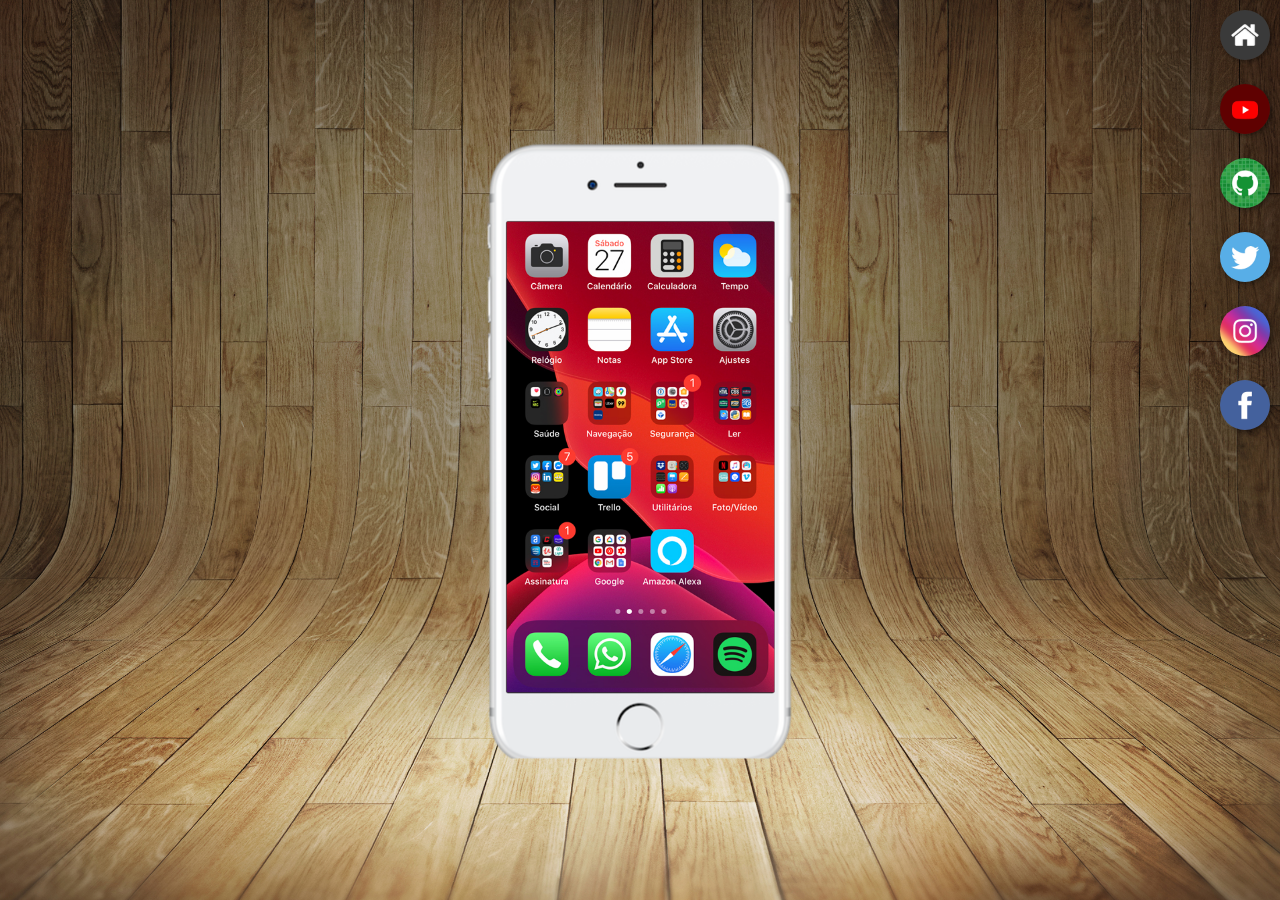
<file: index.html>
<!DOCTYPE html>
<html lang="pt-BR">
<head>
    <meta charset="UTF-8">
    <meta name="viewport" content="width=device-width, initial-scale=1.0">
    <link rel="stylesheet" href="styles/style.css">
    <title>Redes sociais</title>
</head>
<body>
    <main>
        <section id="cellphone">
            <iframe src="home.html" name ="screen" id = "screen" frameborder="0"></iframe>
        </section>
        <section id="icons">
            <a href="home.html" target="screen"> <img src="images/logo-home.jpg" alt="Home"></a> <br>
            <a href="youtube.html" target="screen"> <img src="images/logo-youtube.jpg" alt="Youtube"></a> <br>
            <a href="github.html" target="screen"> <img src="images/logo-github.jpg" alt="Github"></a> <br>
            <a href="twitter.html" target="screen"> <img src="images/logo-twitter.jpg" alt="Twitter"></a> <br>
            <a href="instagram.html" target="screen"> <img src="images/logo-instagram.jpg" alt="Instagram"></a> <br>
            <a href="facebook.html" target="screen"> <img src="images/logo-facebook.jpg" alt="Facebook"></a>
        </section>
    </main>
</body>
</html>
</file>
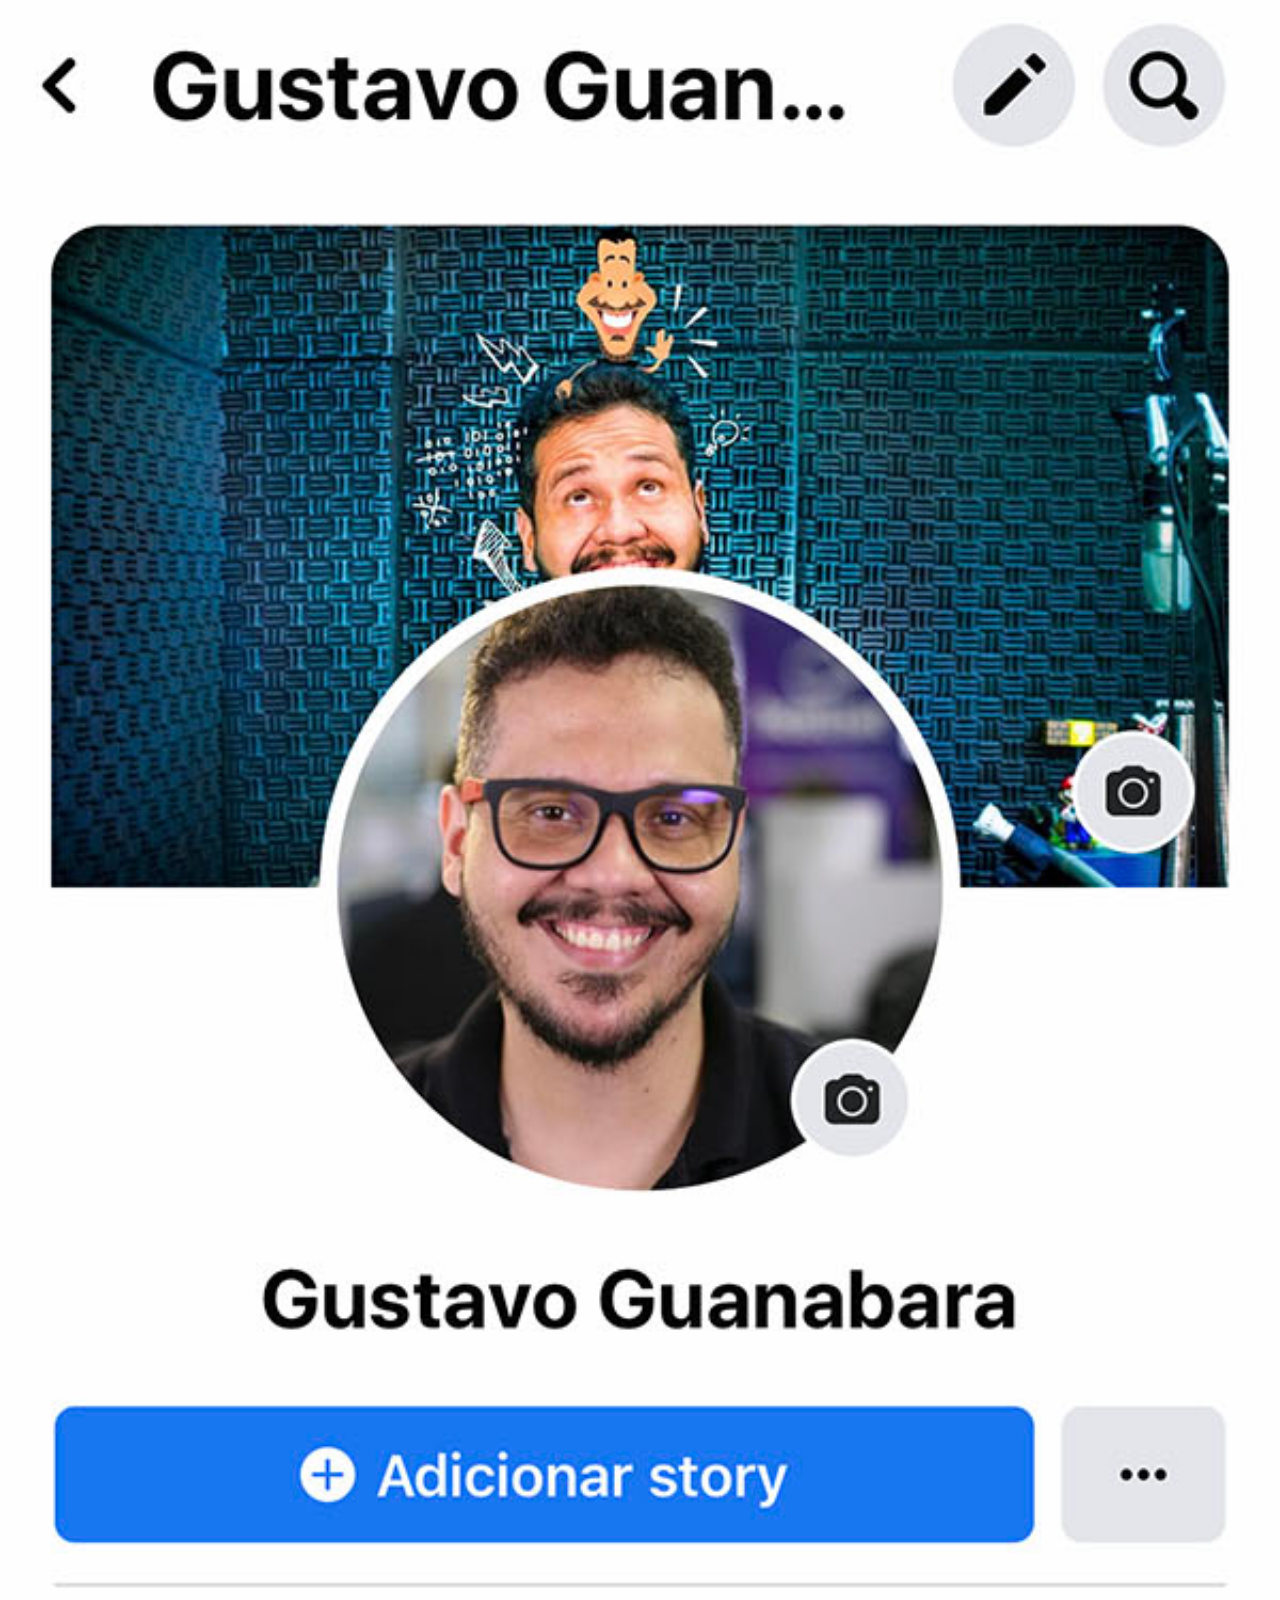
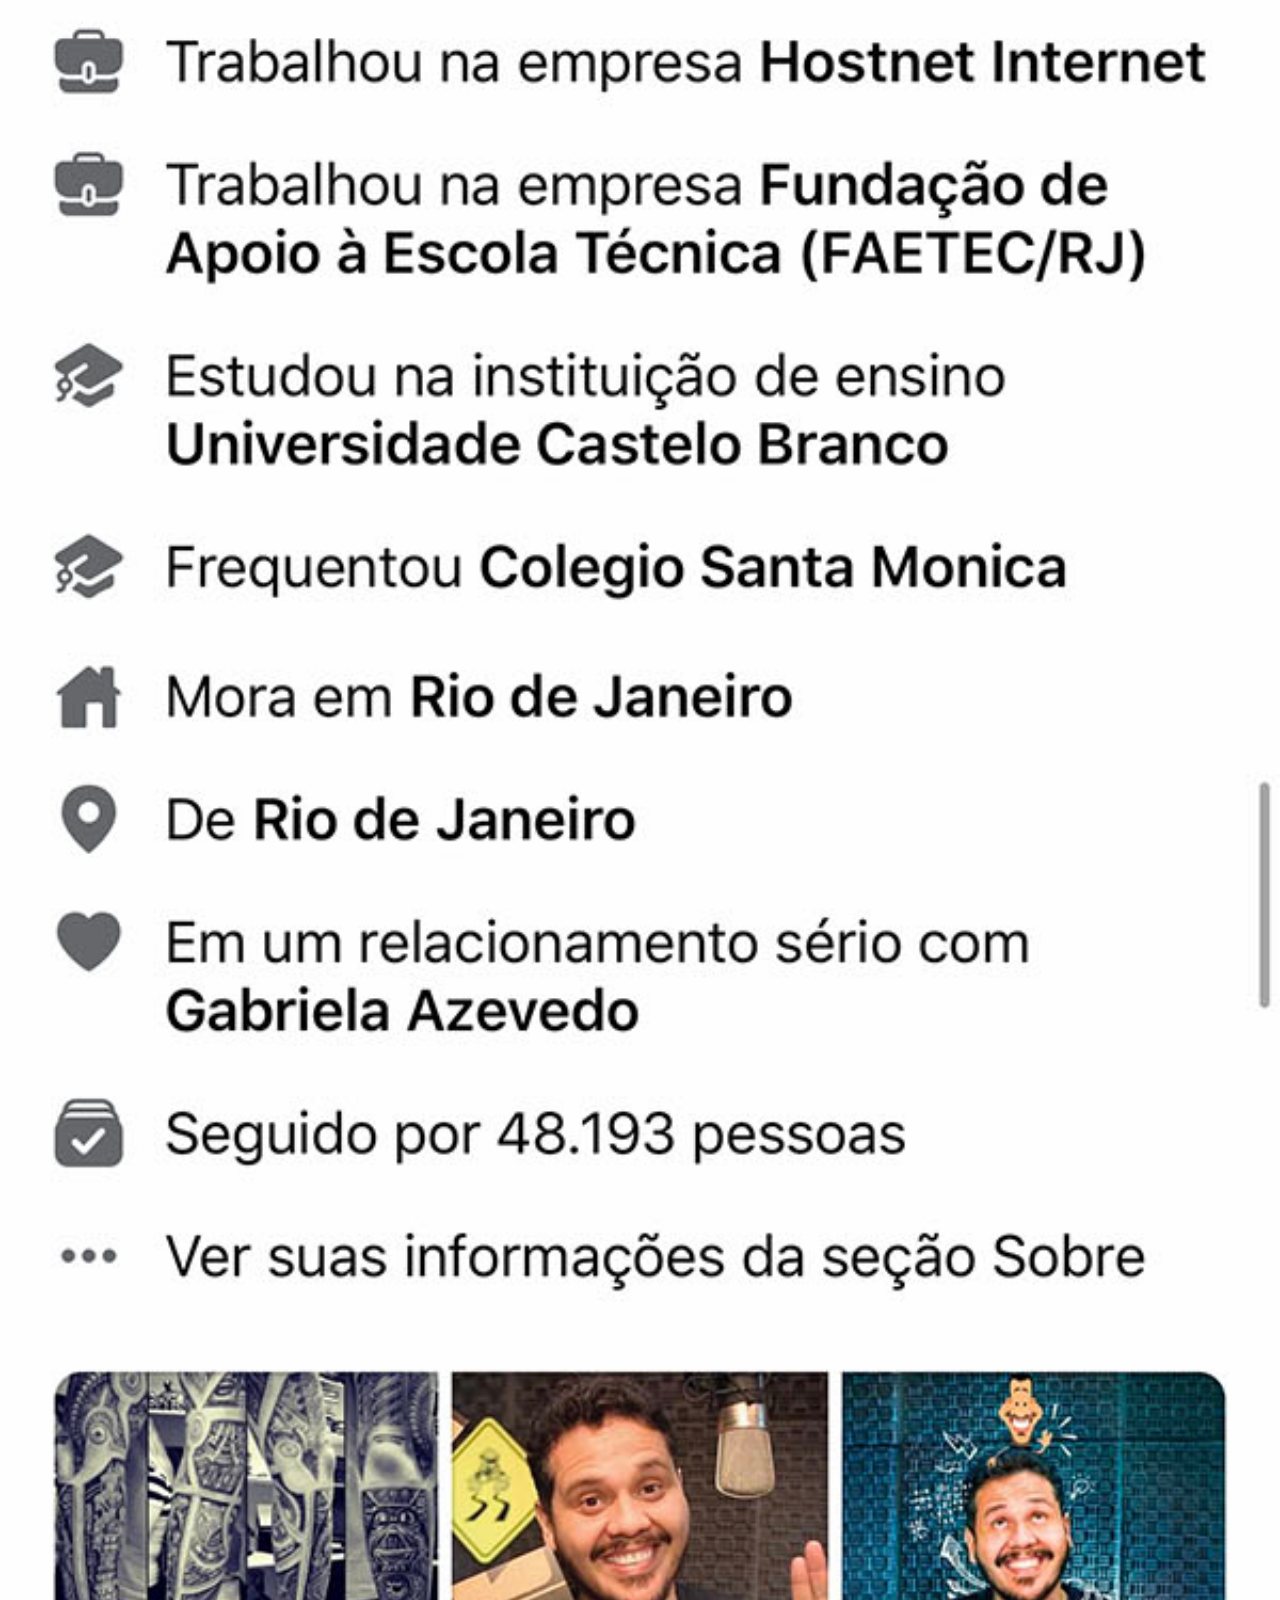
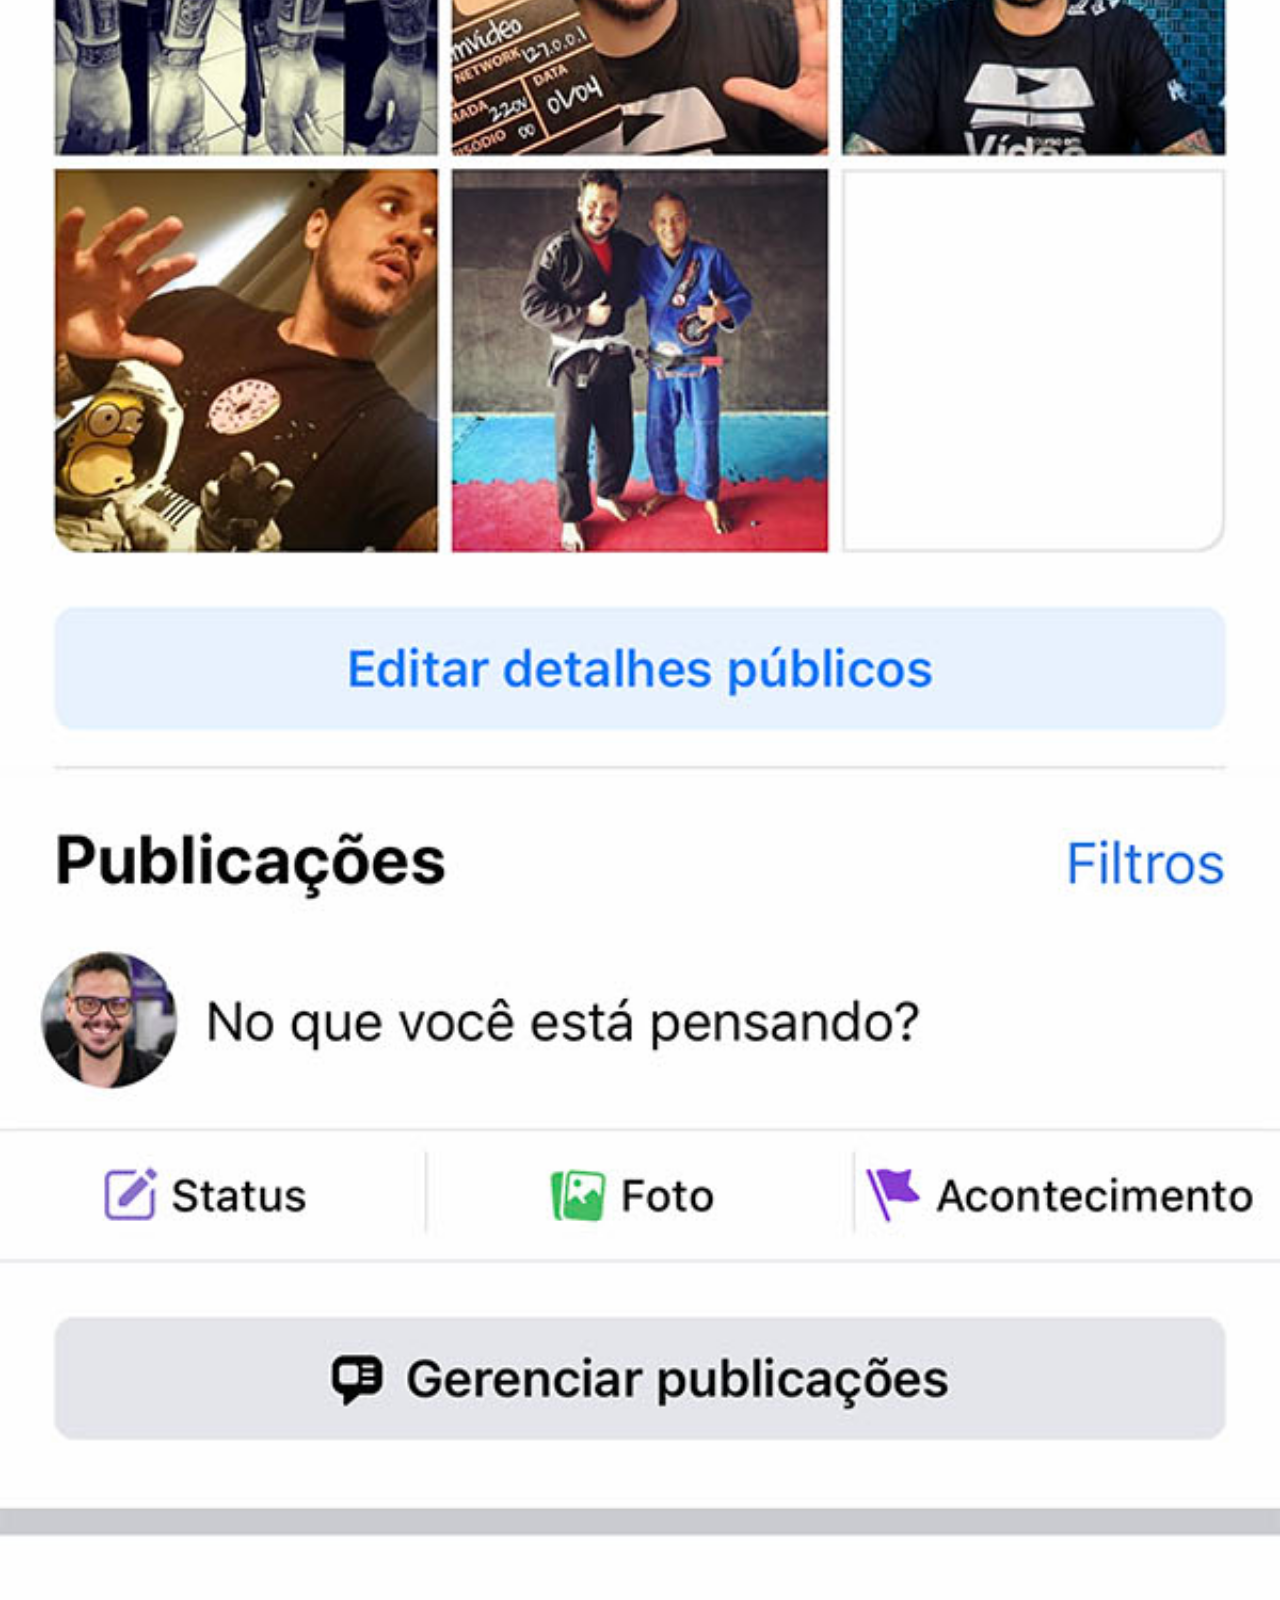
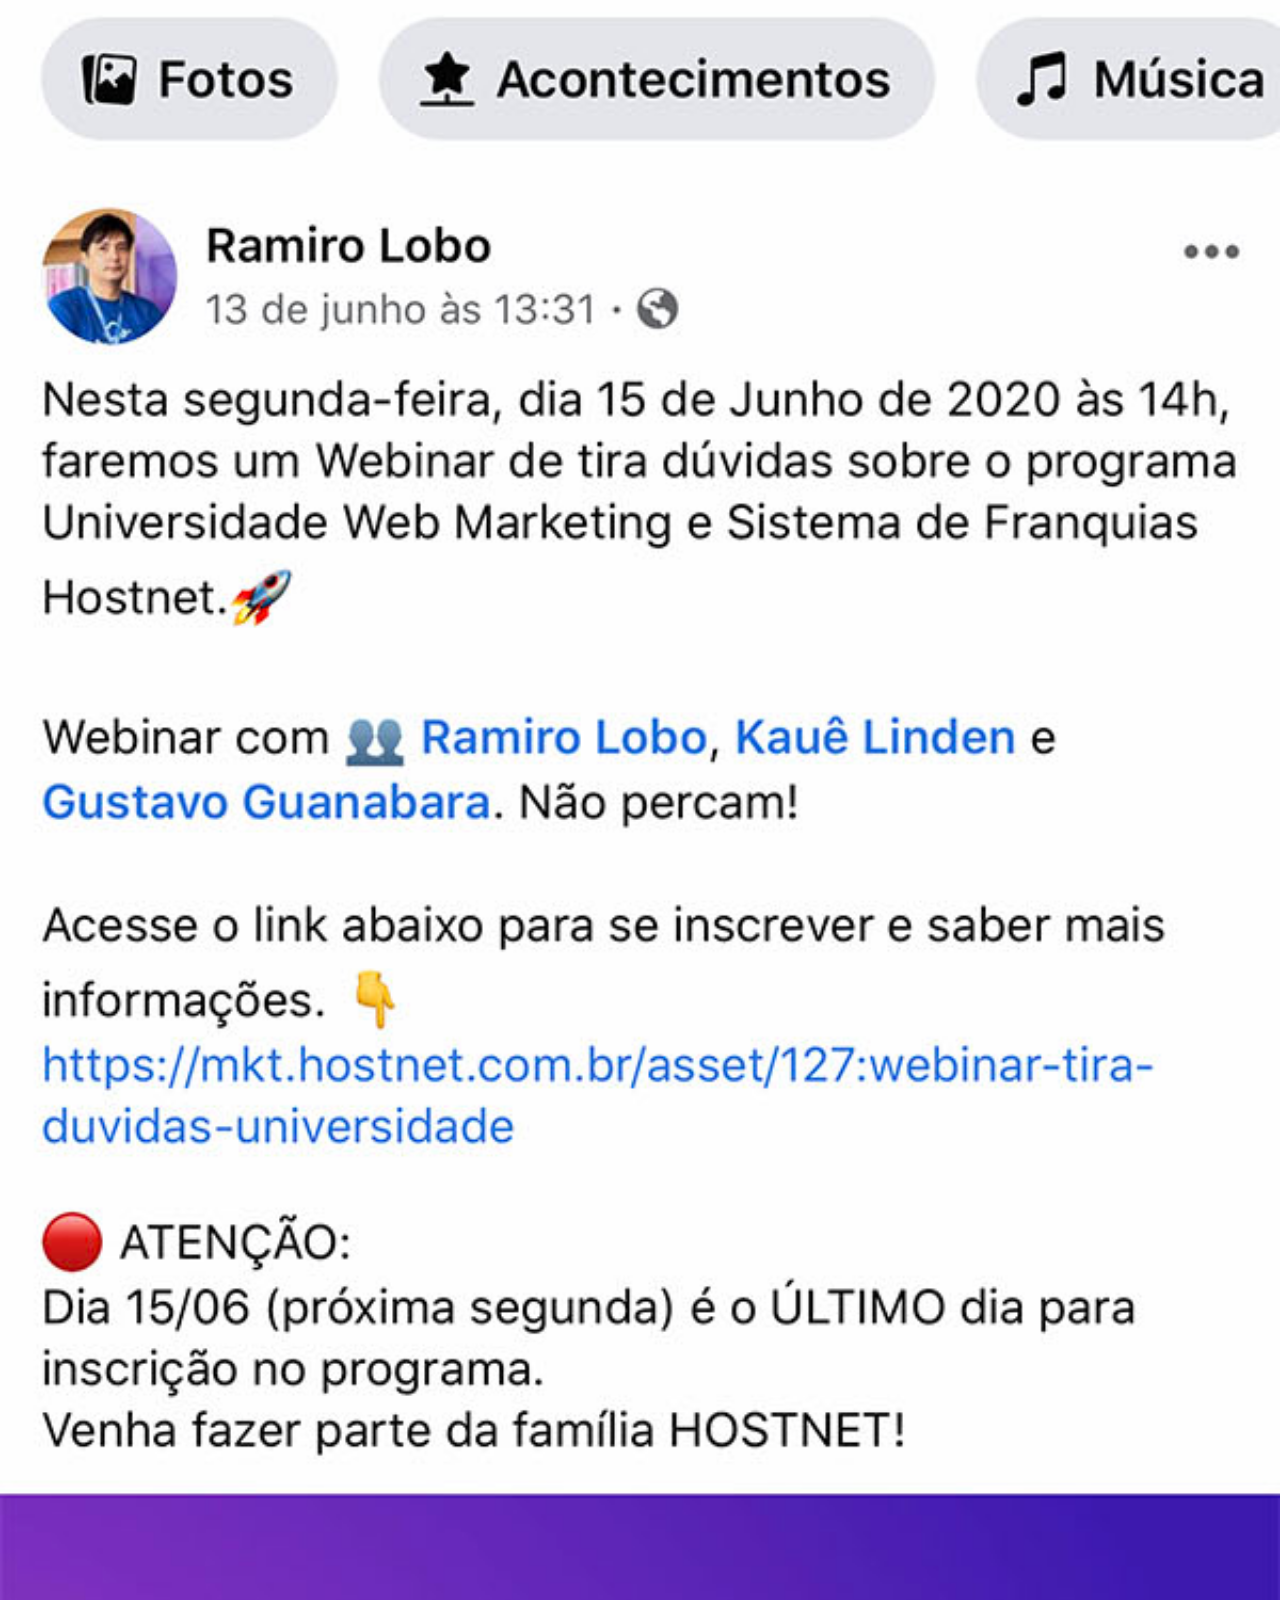
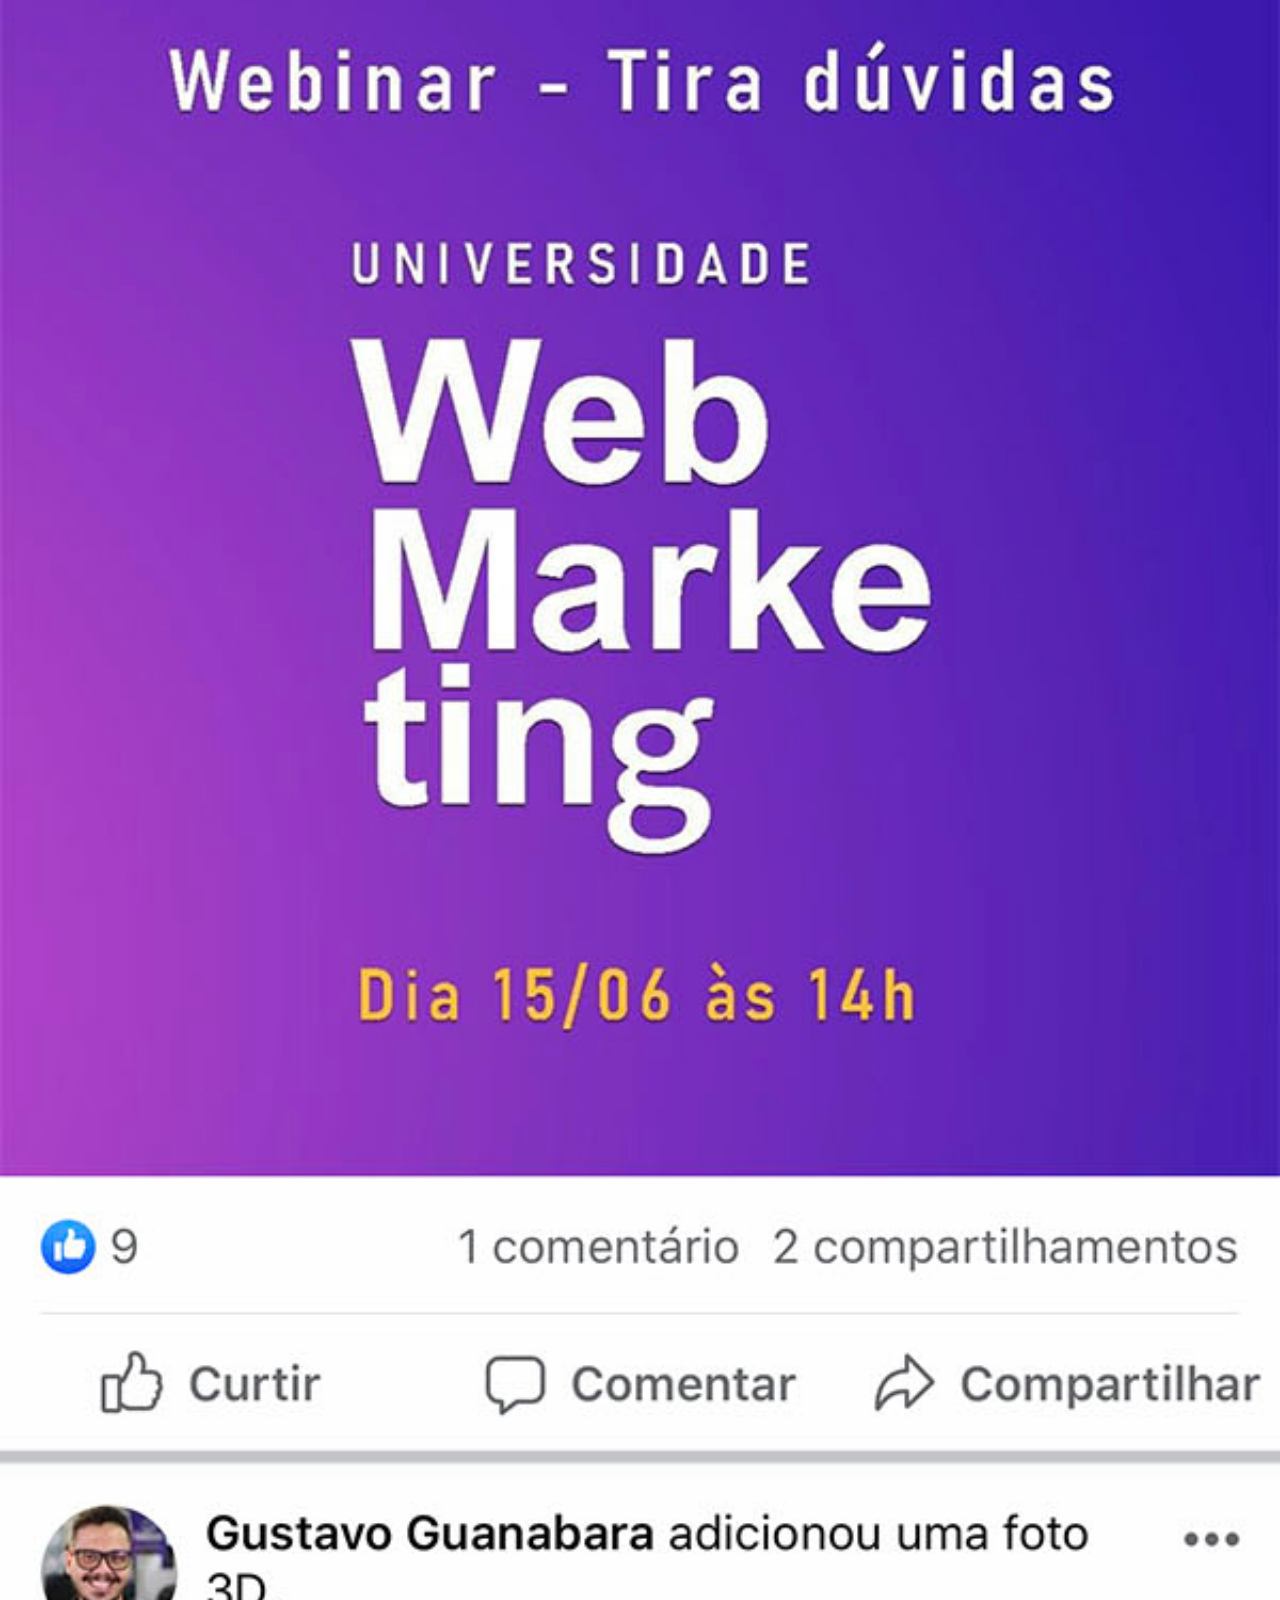
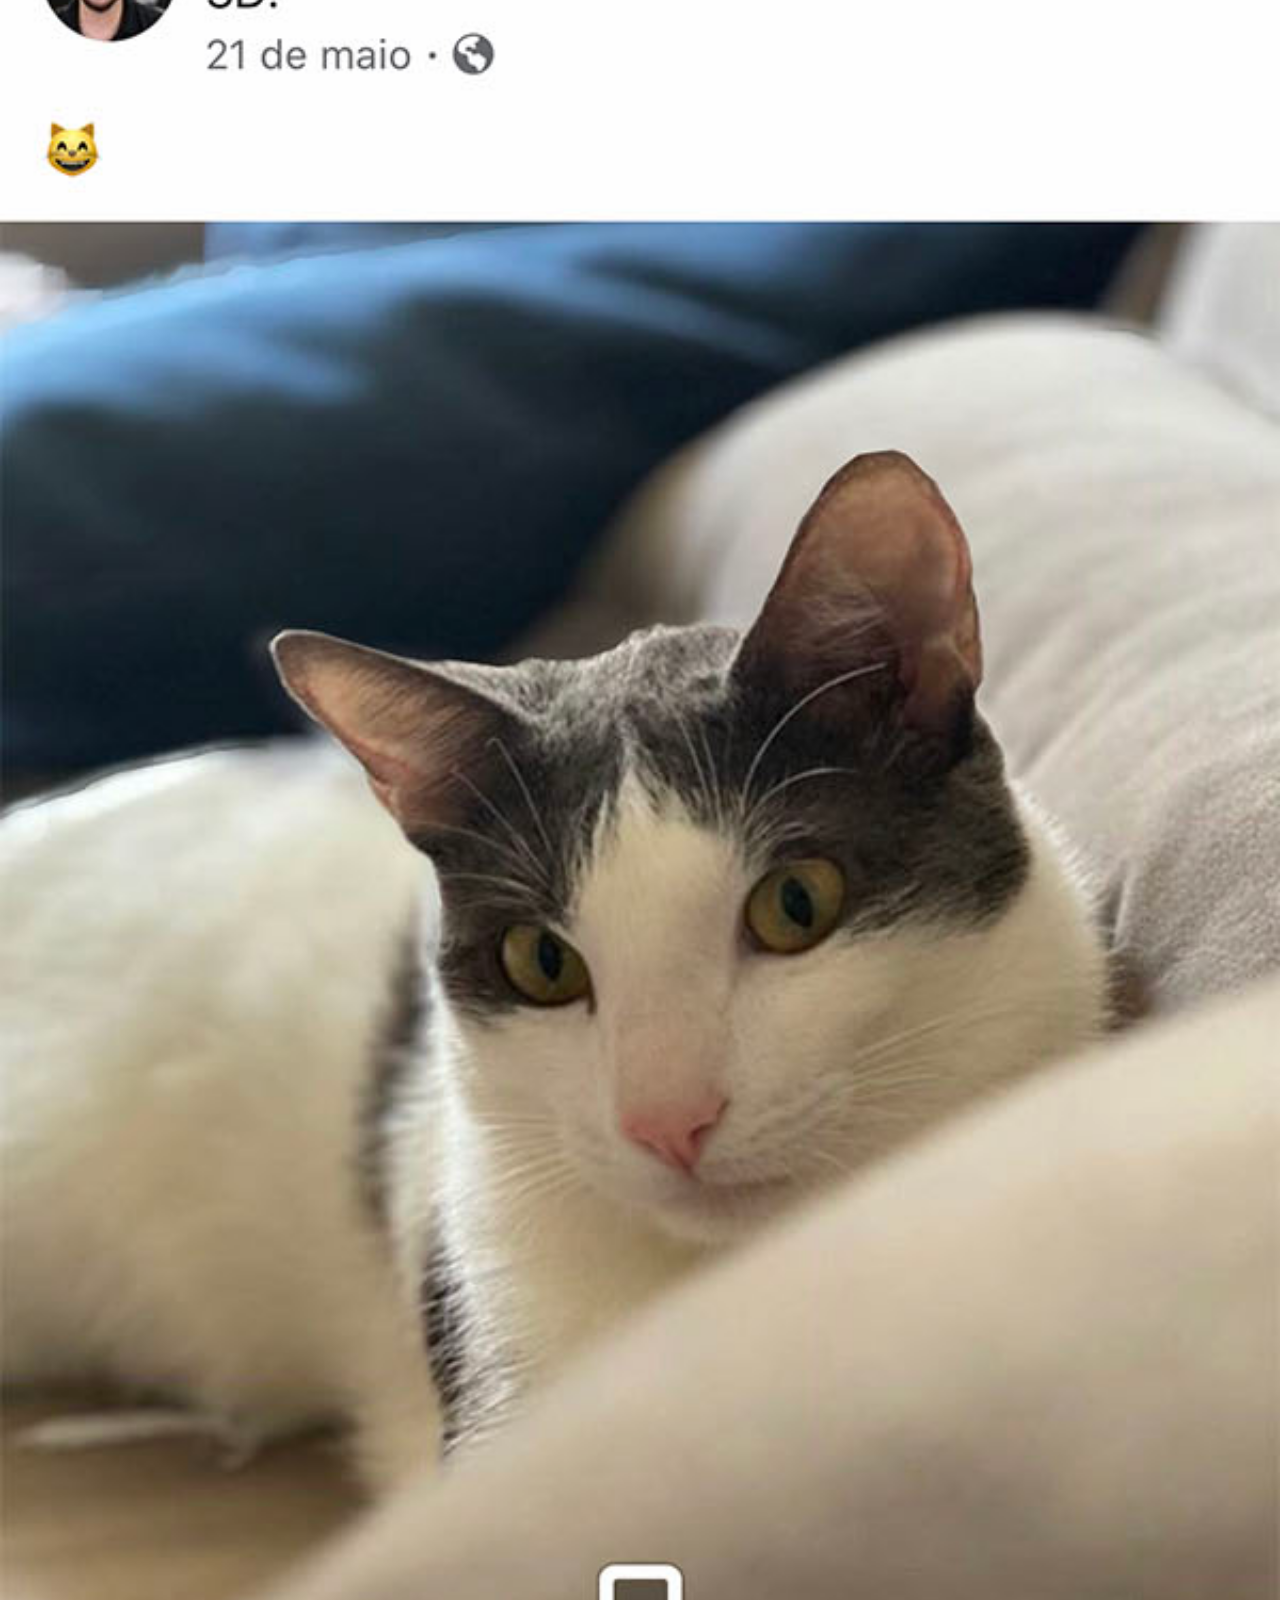
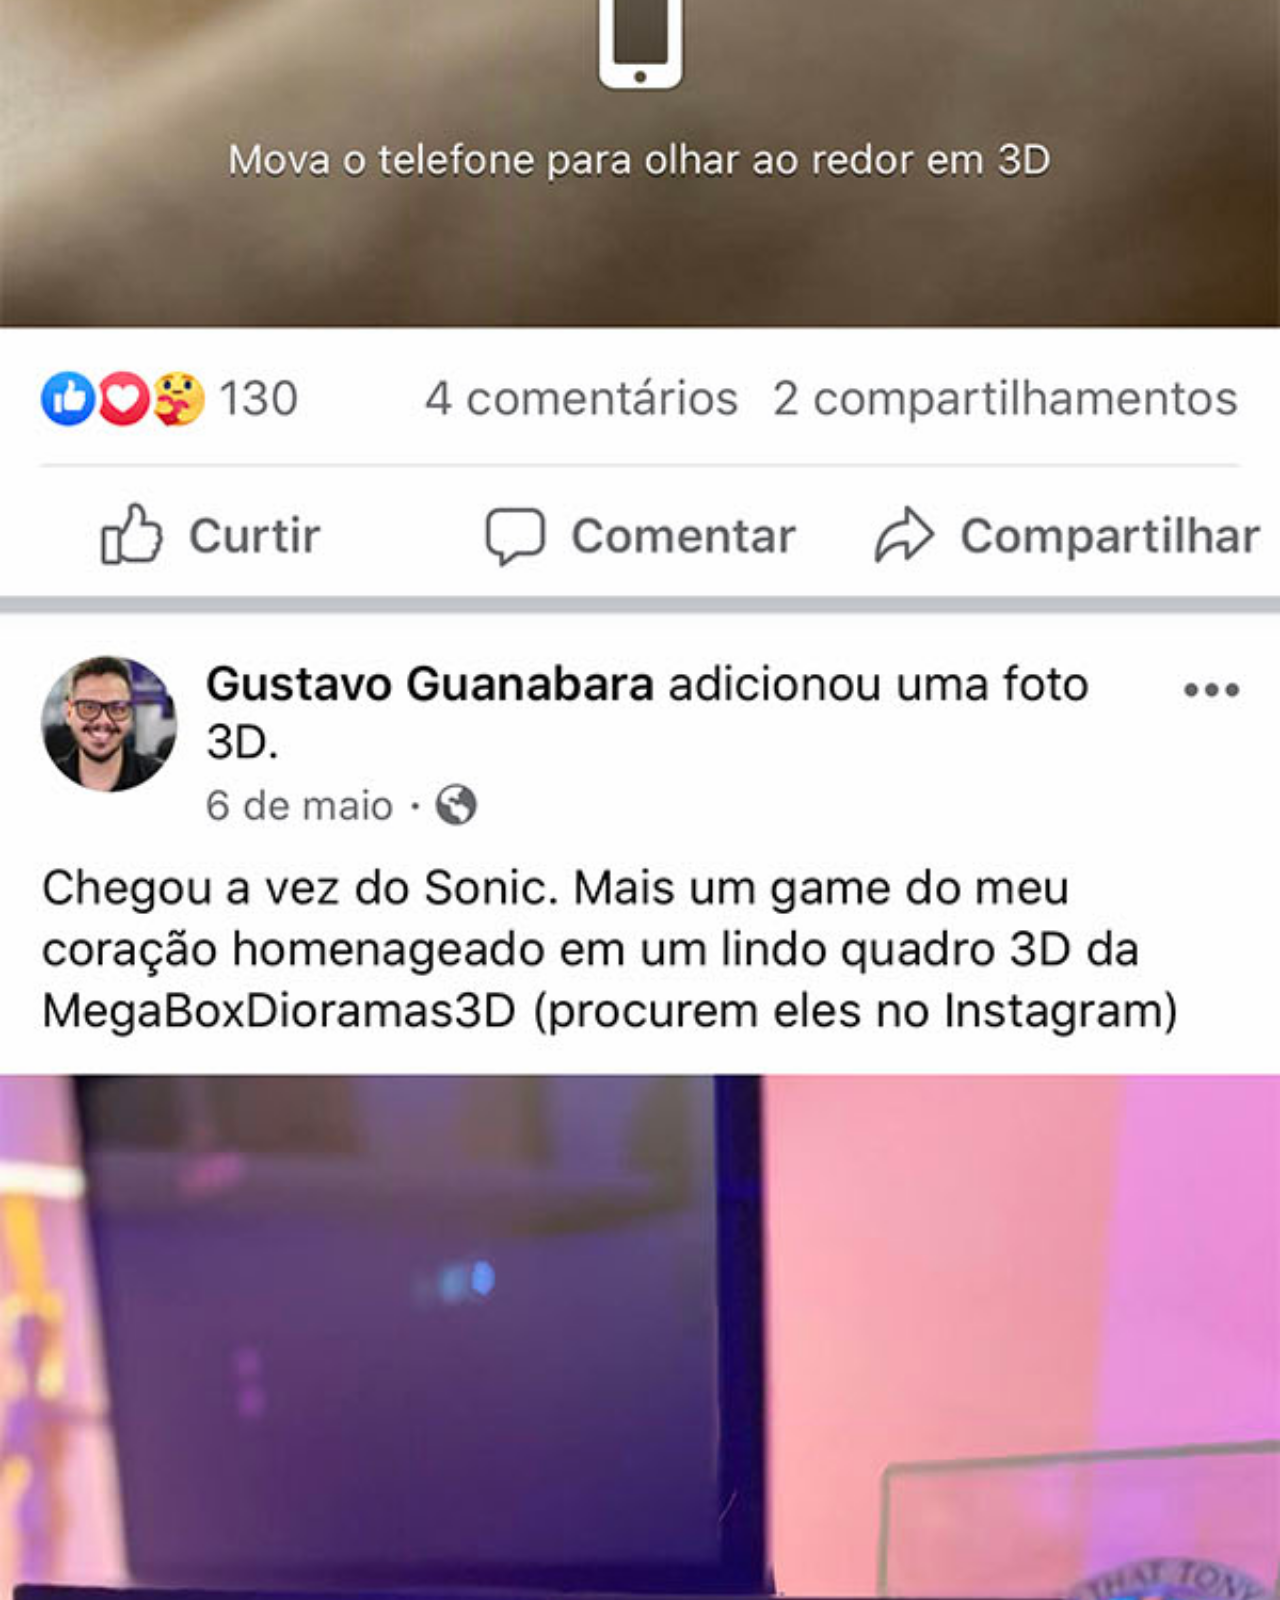
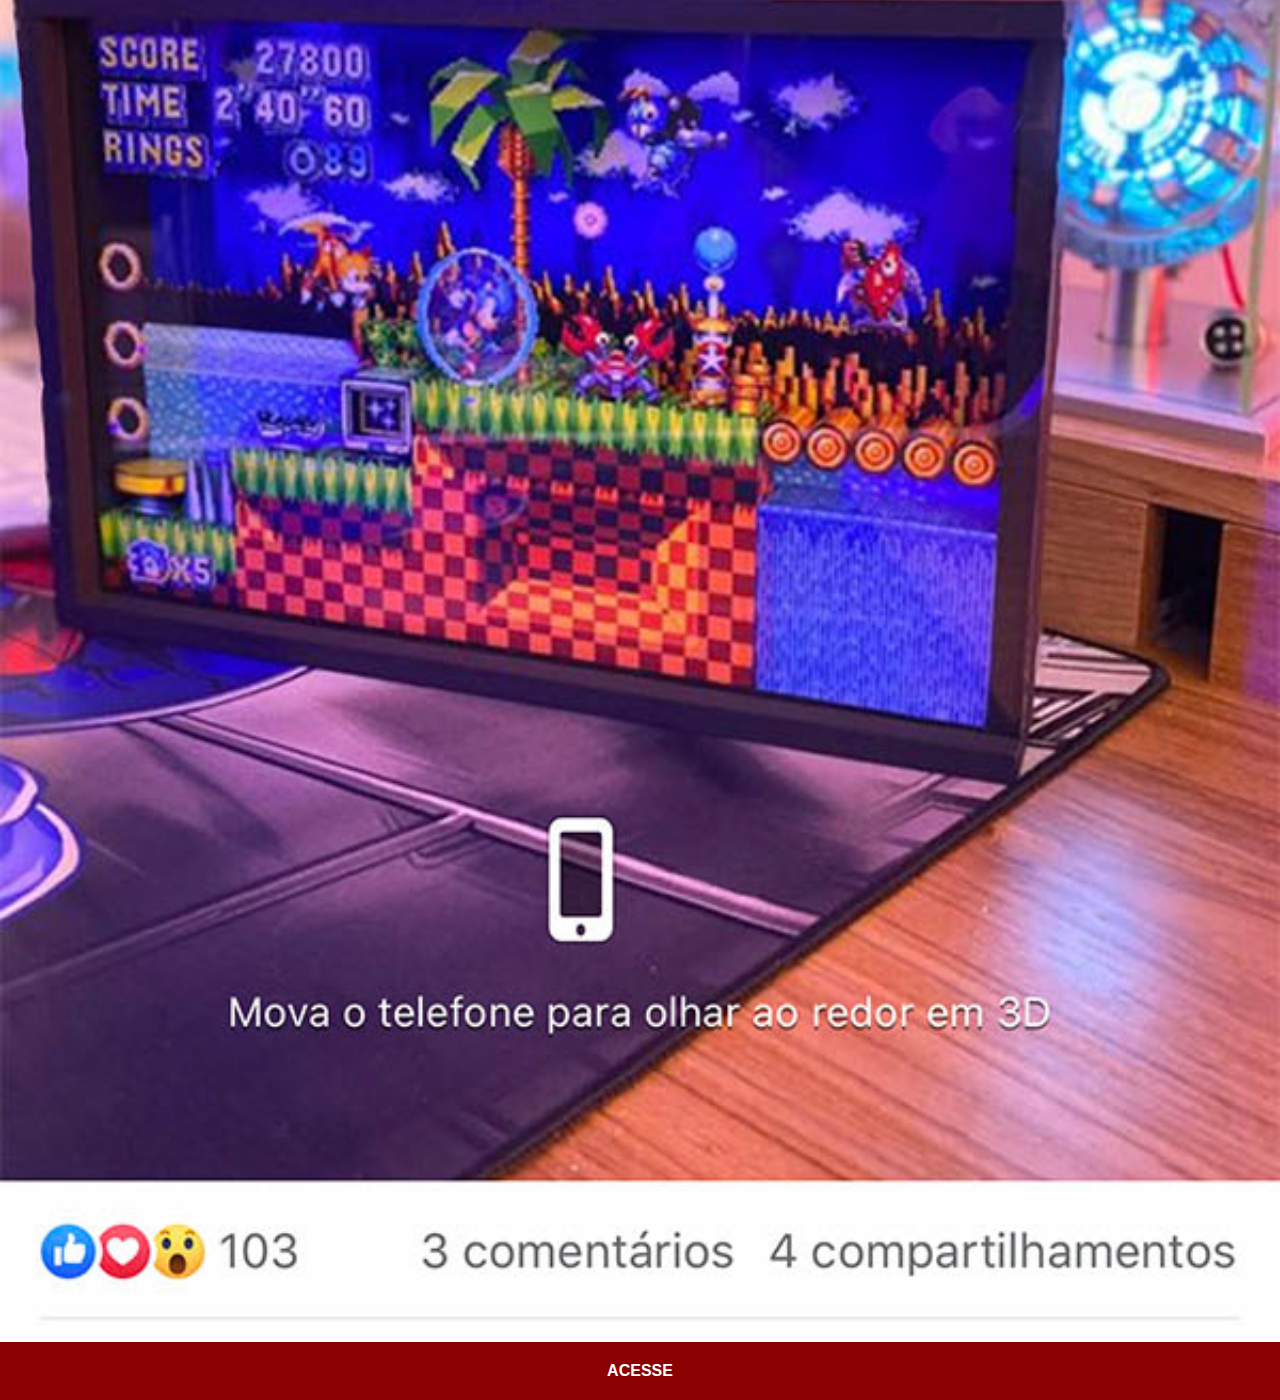
<file: facebook.html>
<!DOCTYPE html>
<html lang="pt-BR">
<head>
    <meta charset="UTF-8">
    <meta name="viewport" content="width=device-width, initial-scale=1.0">
    <link rel="stylesheet" href="styles/social.css">
    <title>Facebook</title>
</head>
<body>
    <img src="images/tela-facebook.jpg" alt="Youtube">
    <a href="#" target="_blank" rel="external">ACESSE</a>
</body>
</html>
</file>
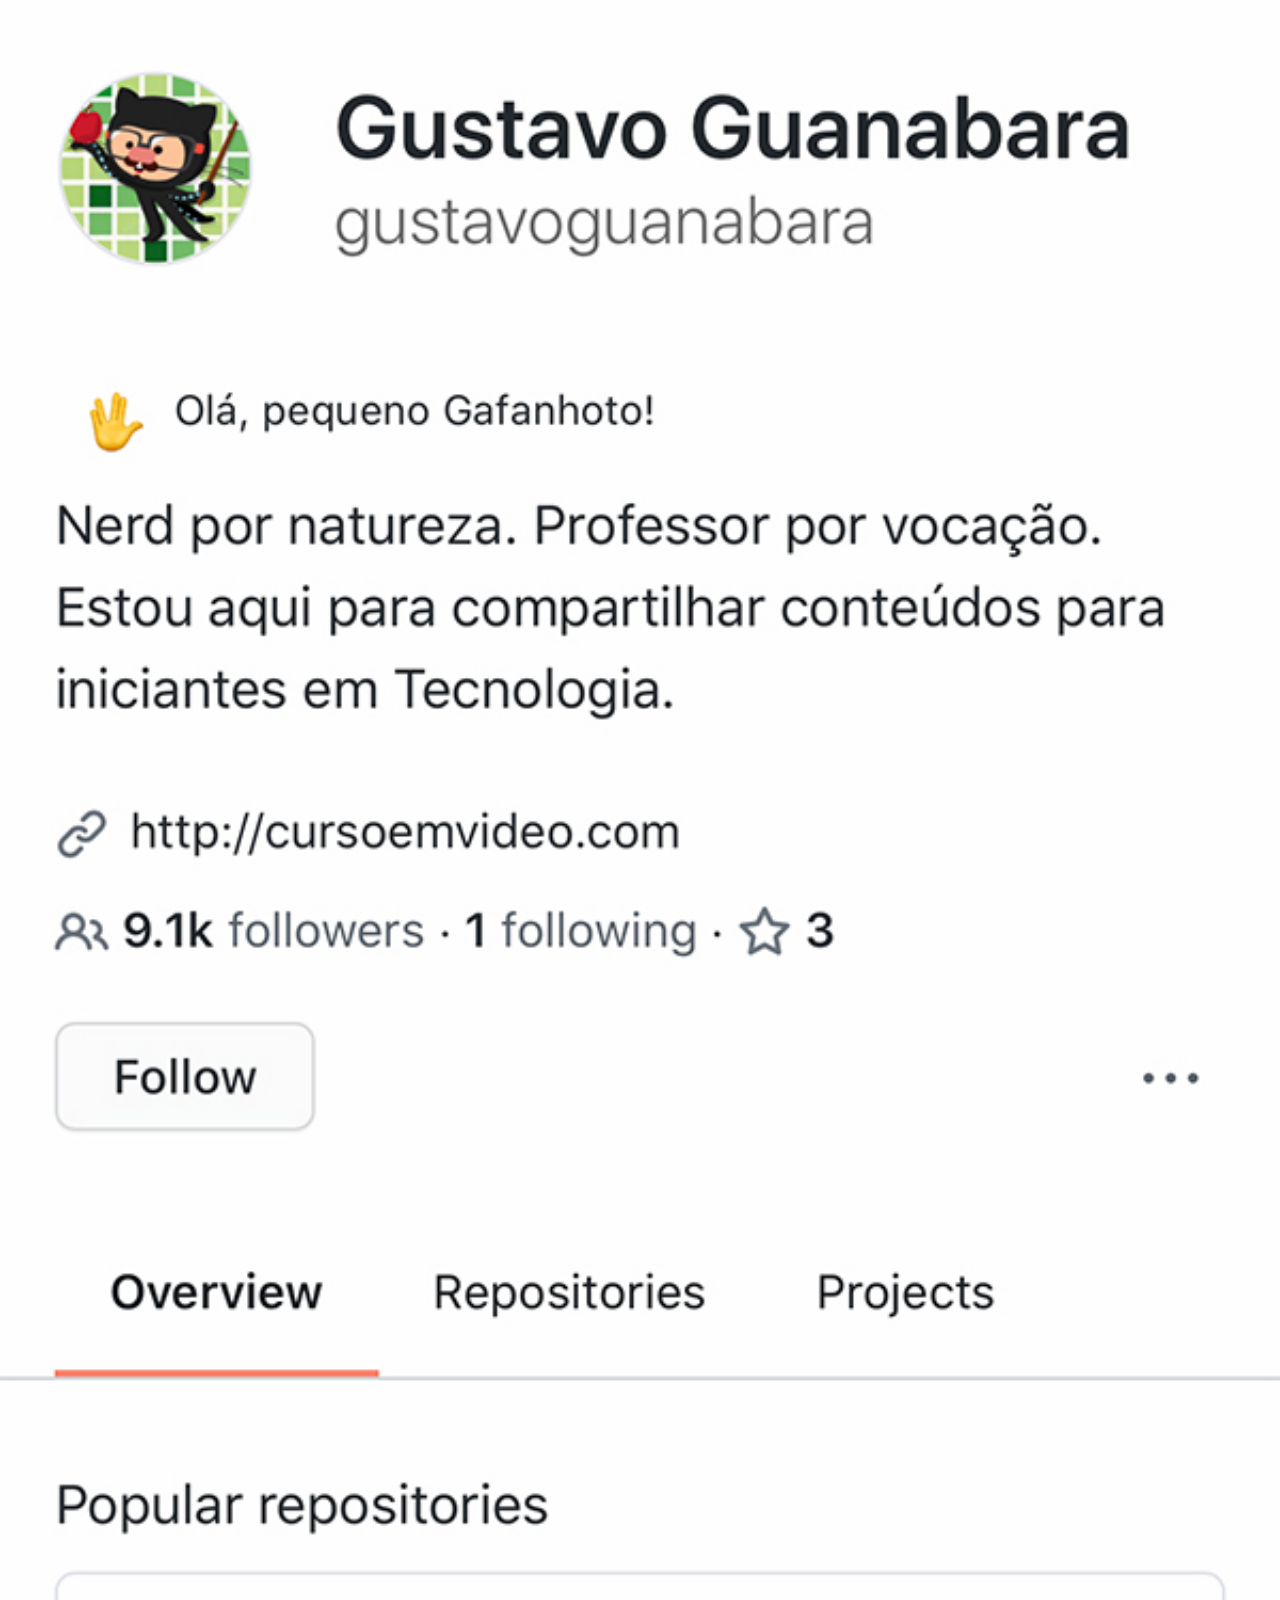
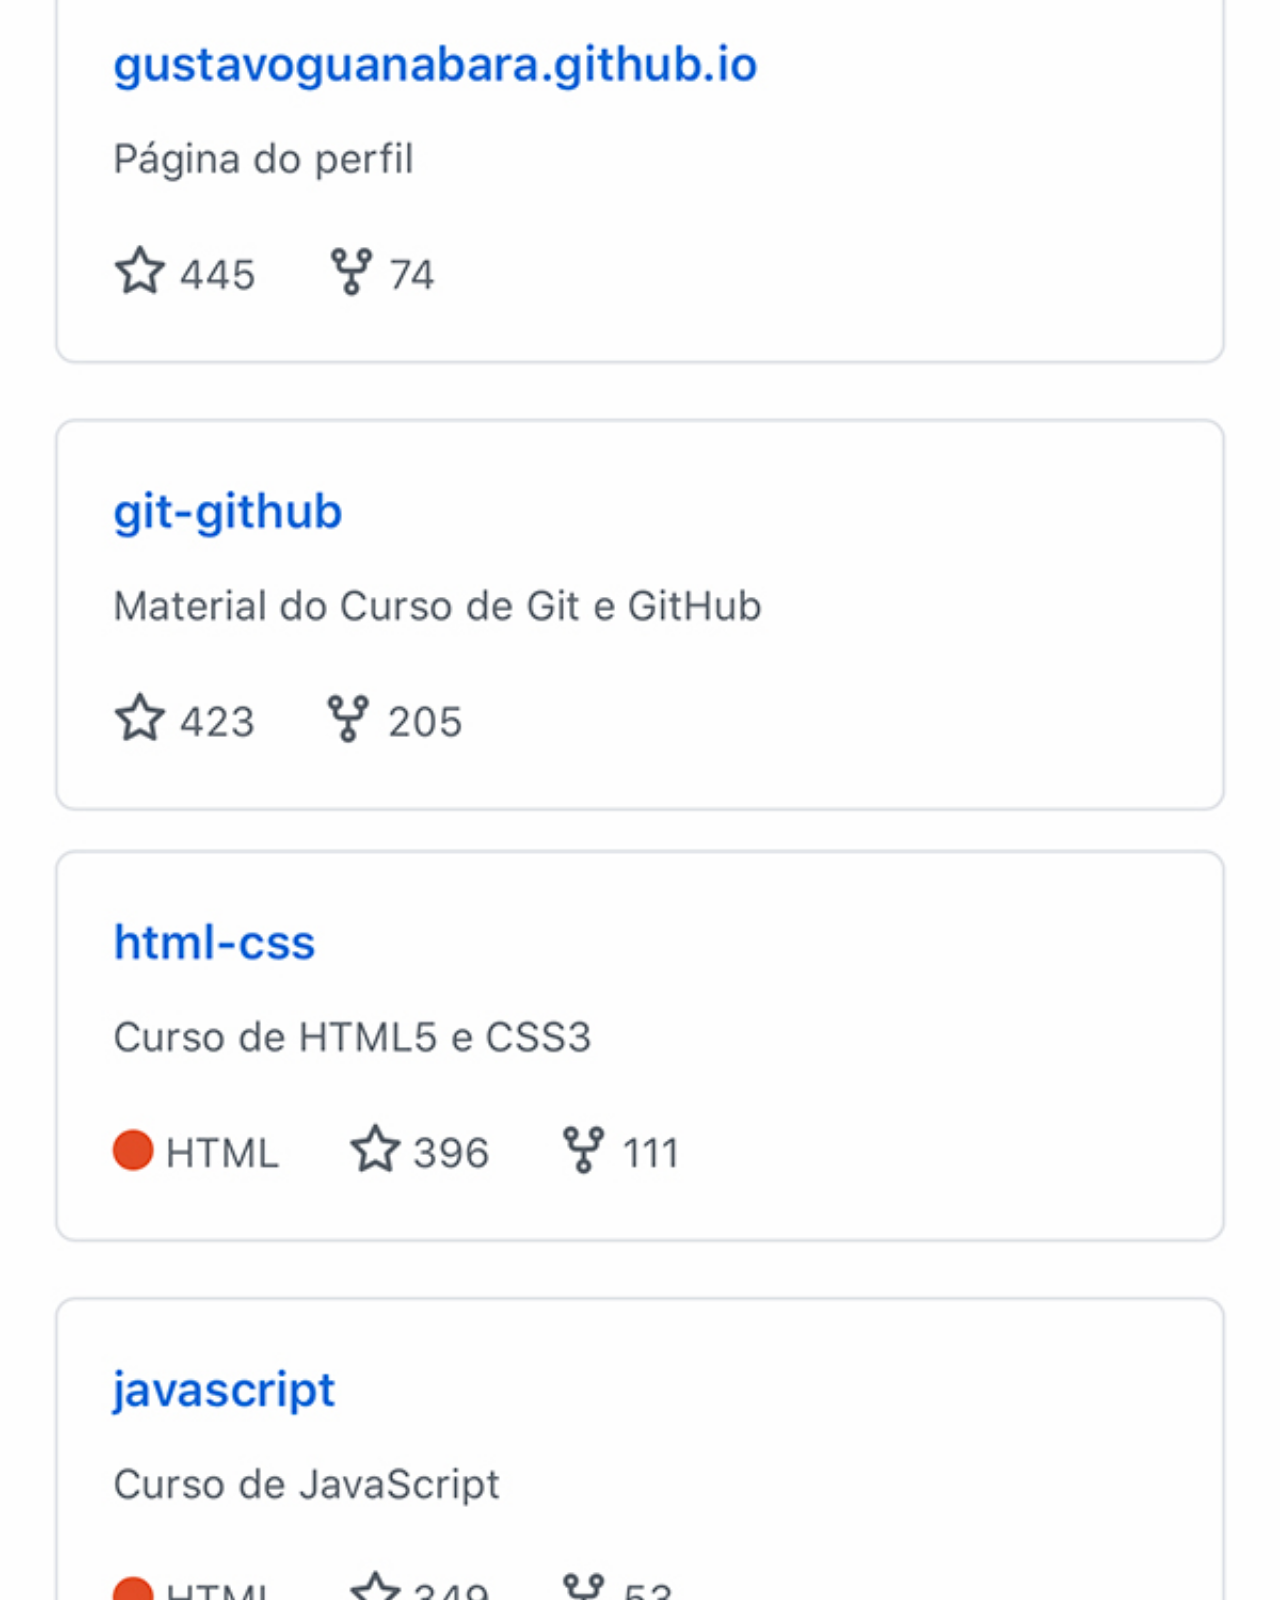
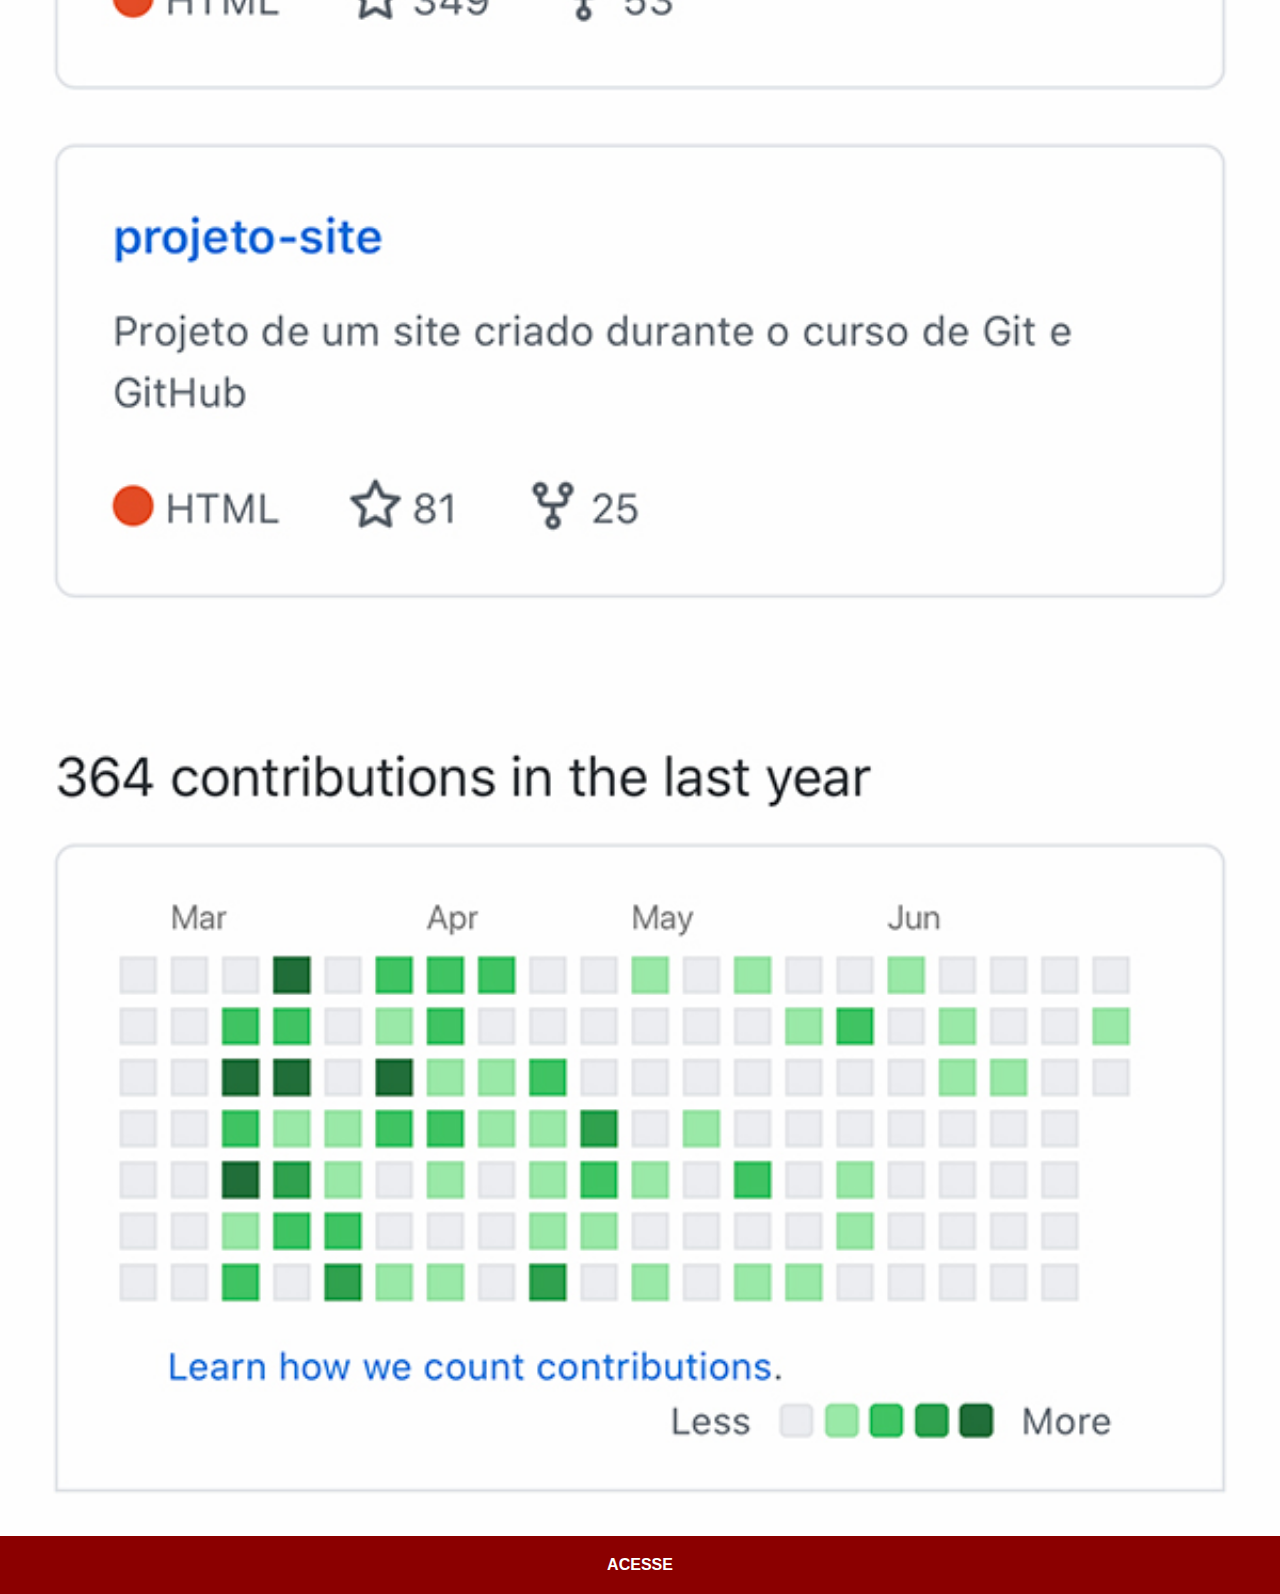
<file: github.html>
<!DOCTYPE html>
<html lang="pt-BR">
<head>
    <meta charset="UTF-8">
    <meta name="viewport" content="width=device-width, initial-scale=1.0">
    <link rel="stylesheet" href="styles/social.css">
    <title>Github</title>
</head>
<body>
    <img src="images/tela-github.jpg" alt="Github">
    <a href="#" target="_blank" rel="external">ACESSE</a>
</body>
</html>
</file>
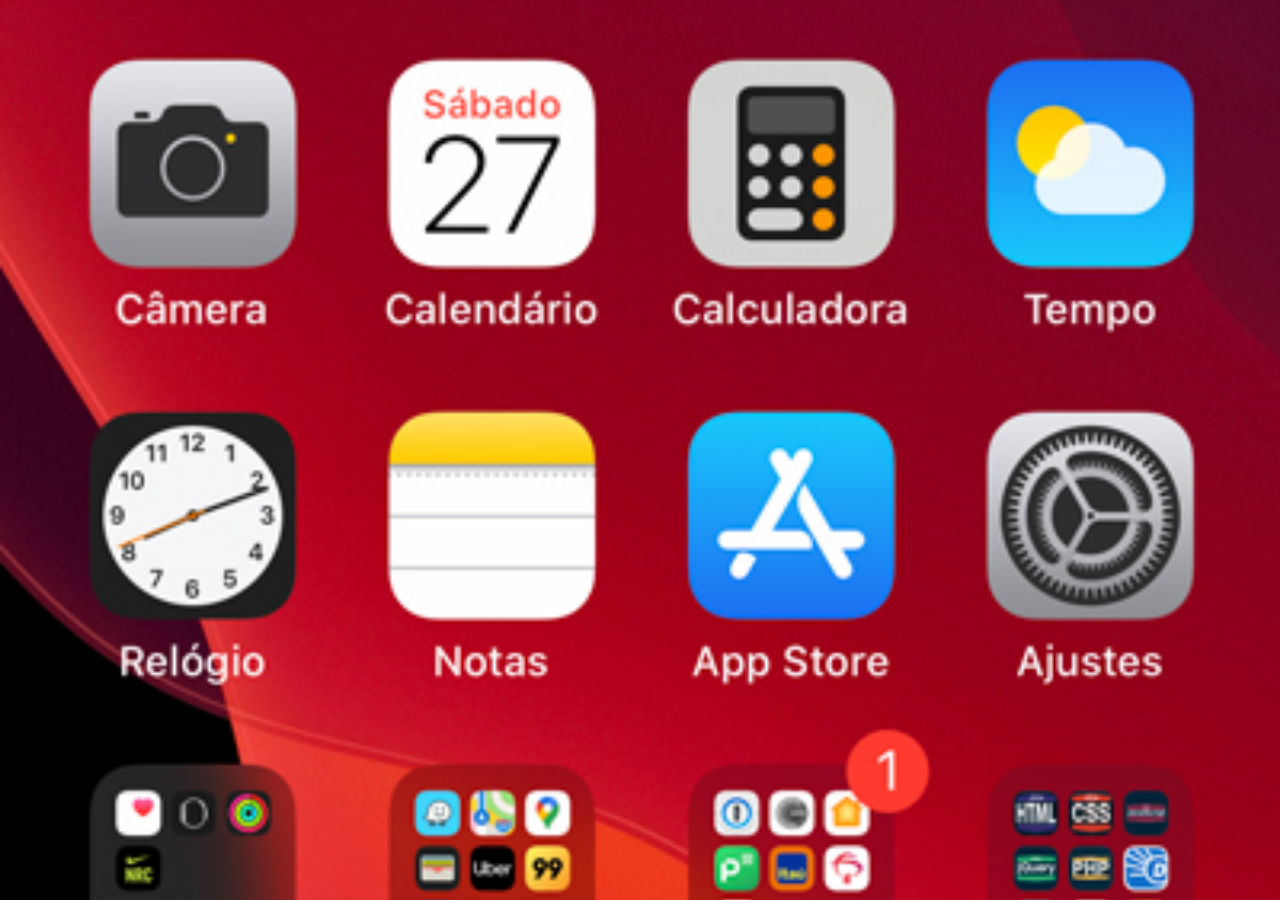
<file: home.html>
<!DOCTYPE html>
<html lang="pt-BR">
<head>
    <meta charset="UTF-8">
    <meta name="viewport" content="width=device-width, initial-scale=1.0">
    <title>Home</title>
</head>
<style>
    *{
        margin: 0px;
        padding: 0px;
    }

    body{
        width: 100vw;
        height: 100vh;
        background: black url(images/tela-home.jpg) no-repeat top center;
        background-size: cover;
    }
</style>
<body>
    
</body>
</html>
</file>
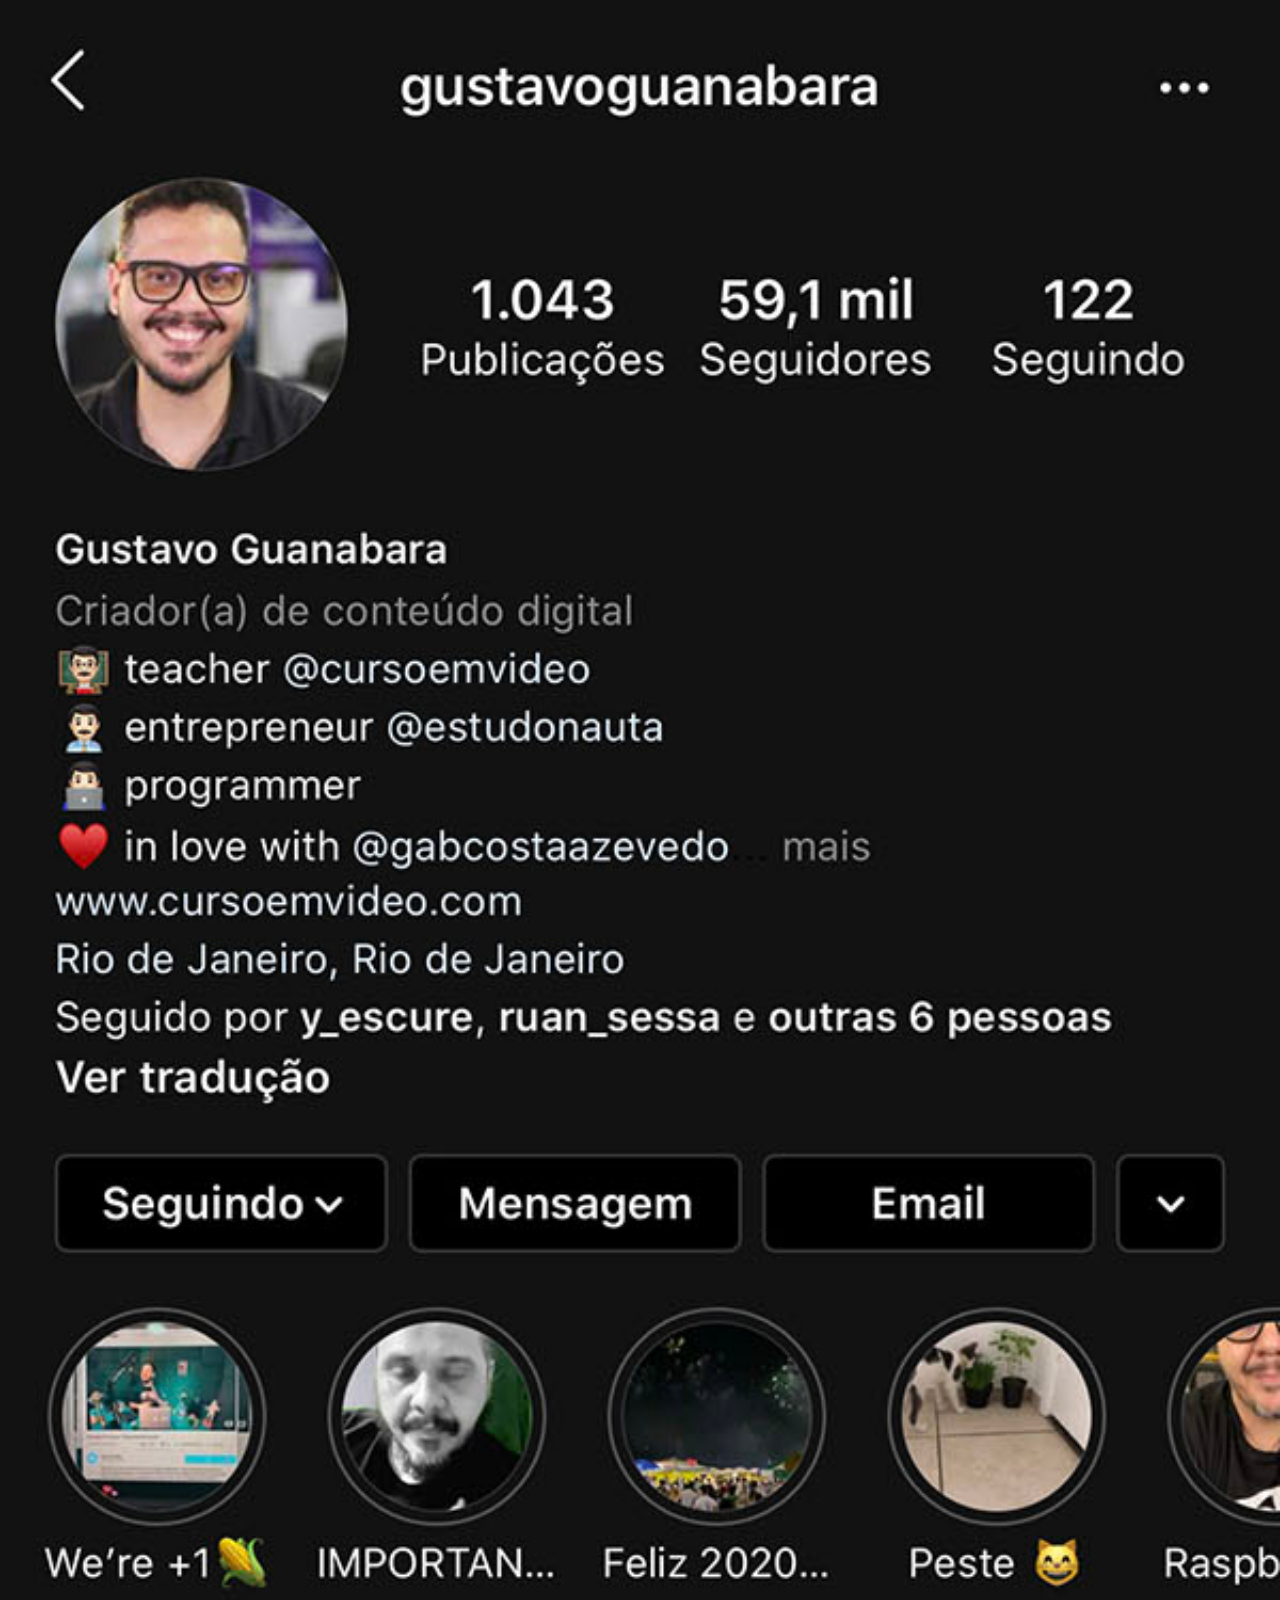
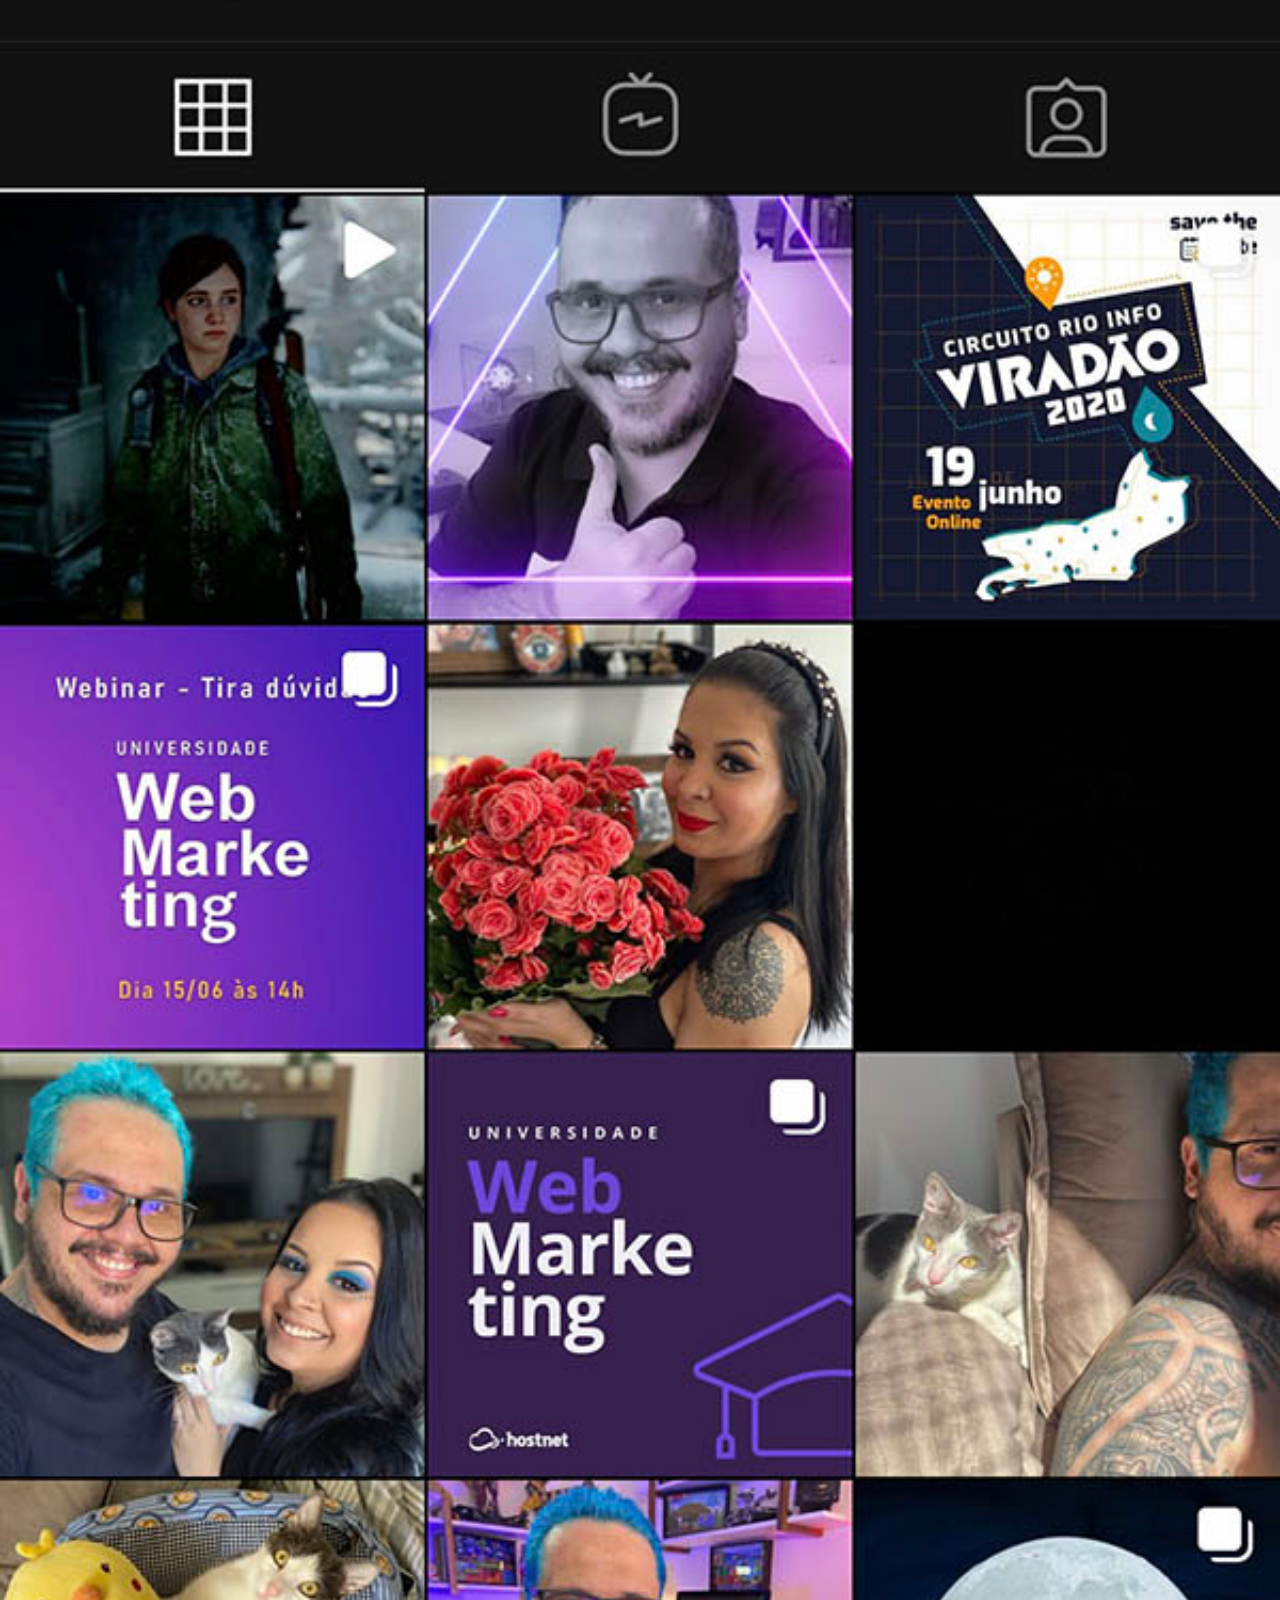
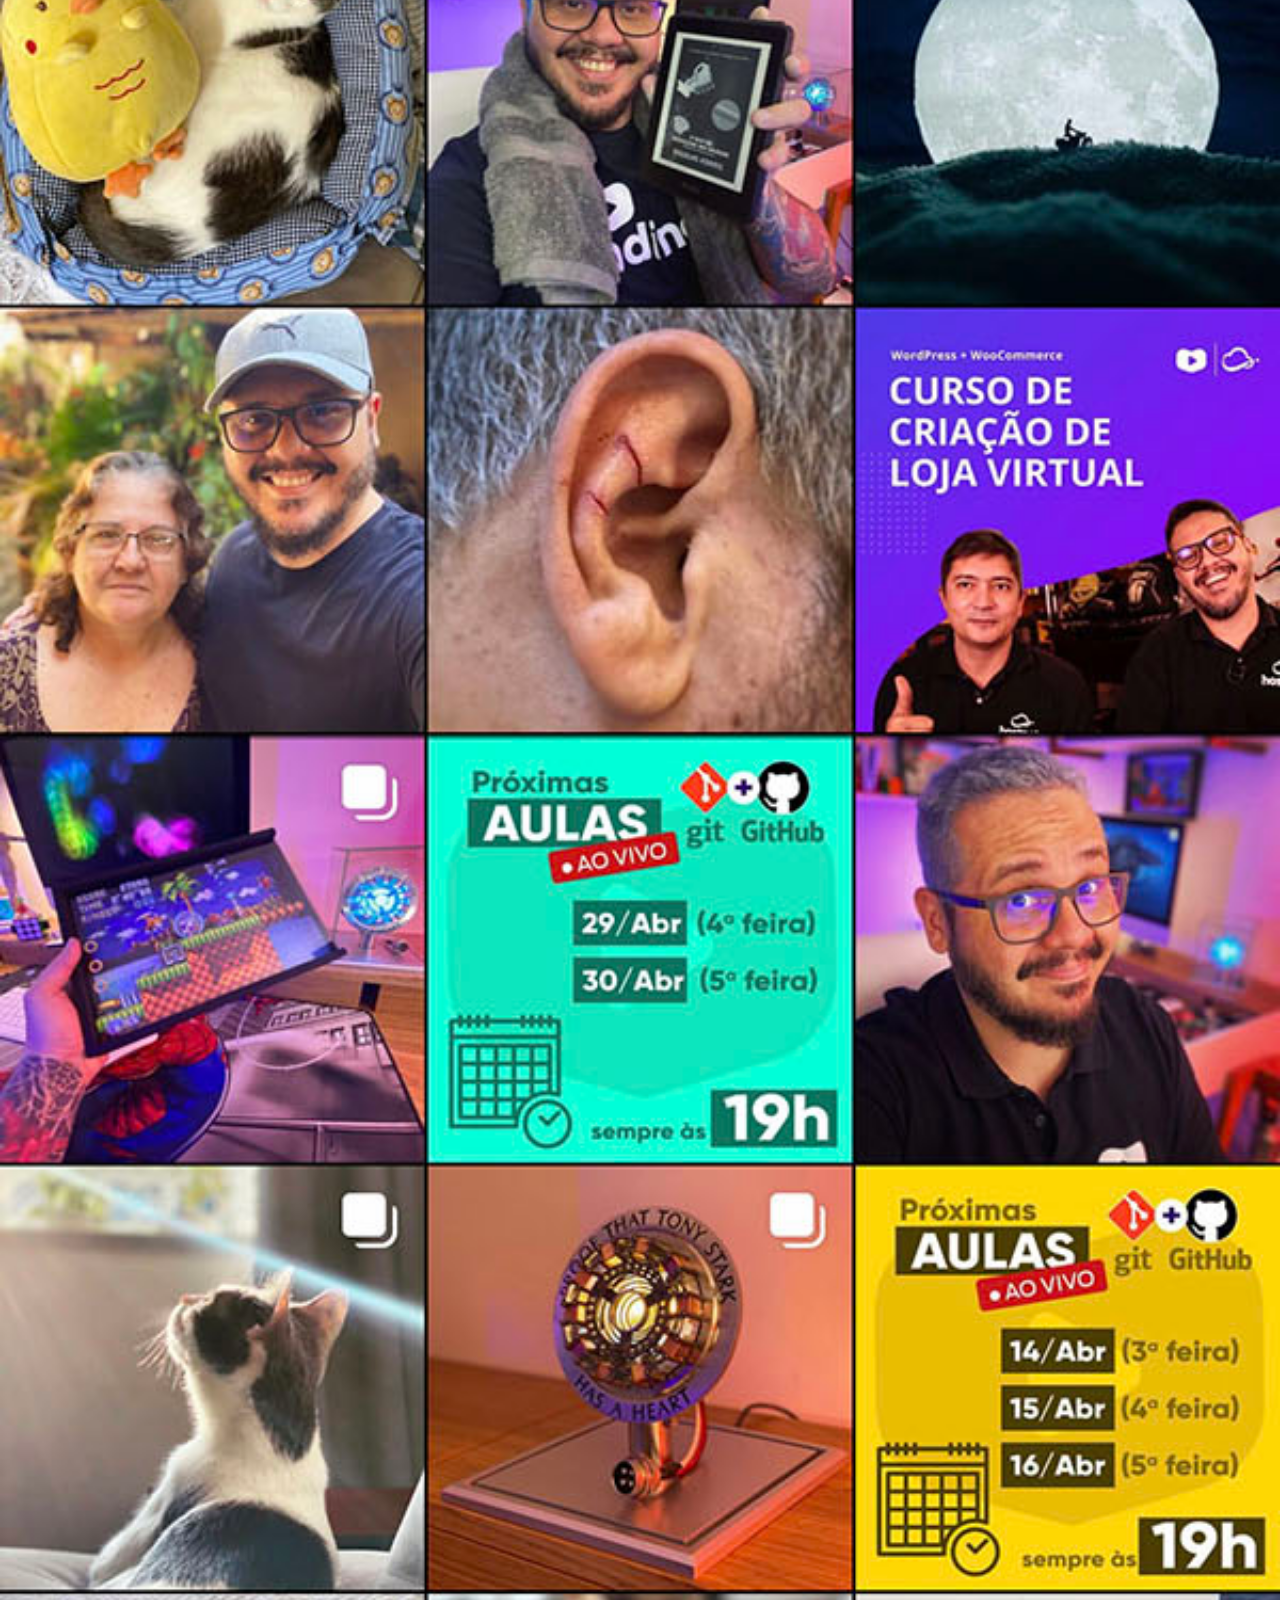
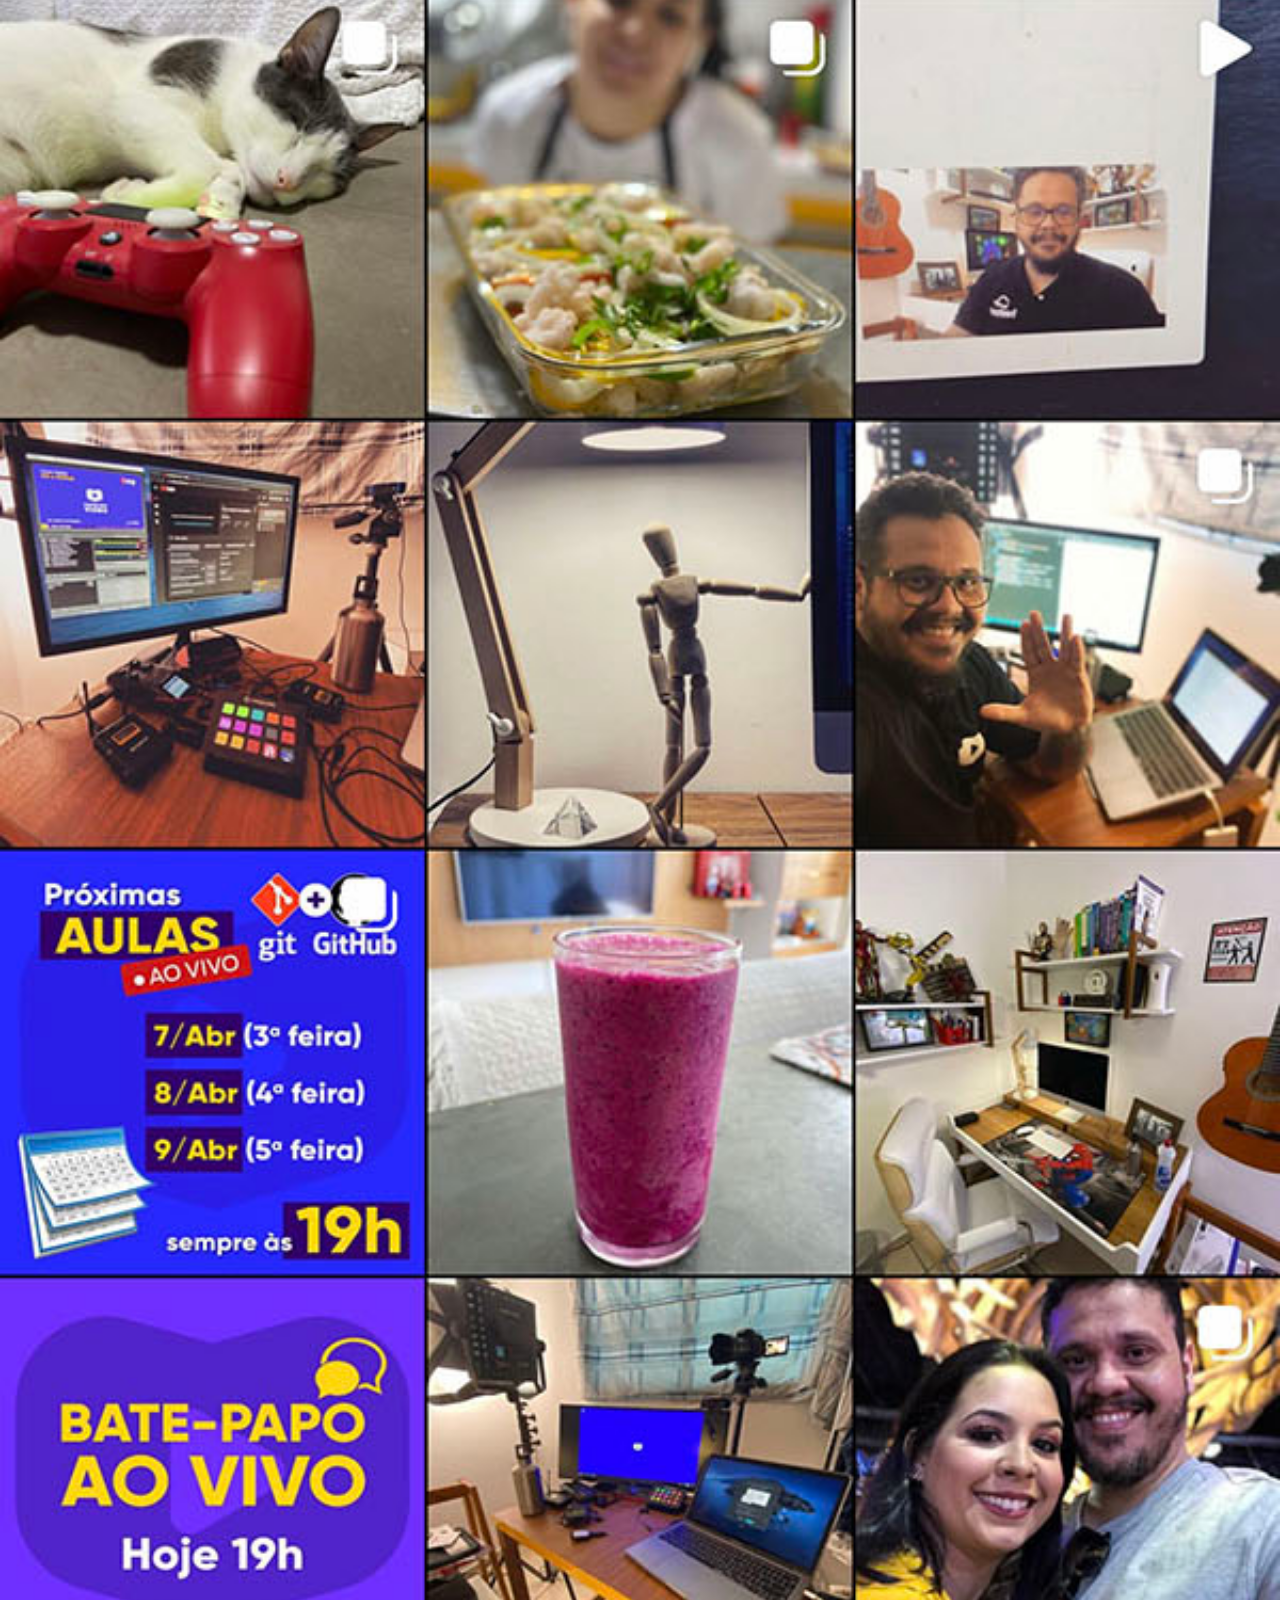
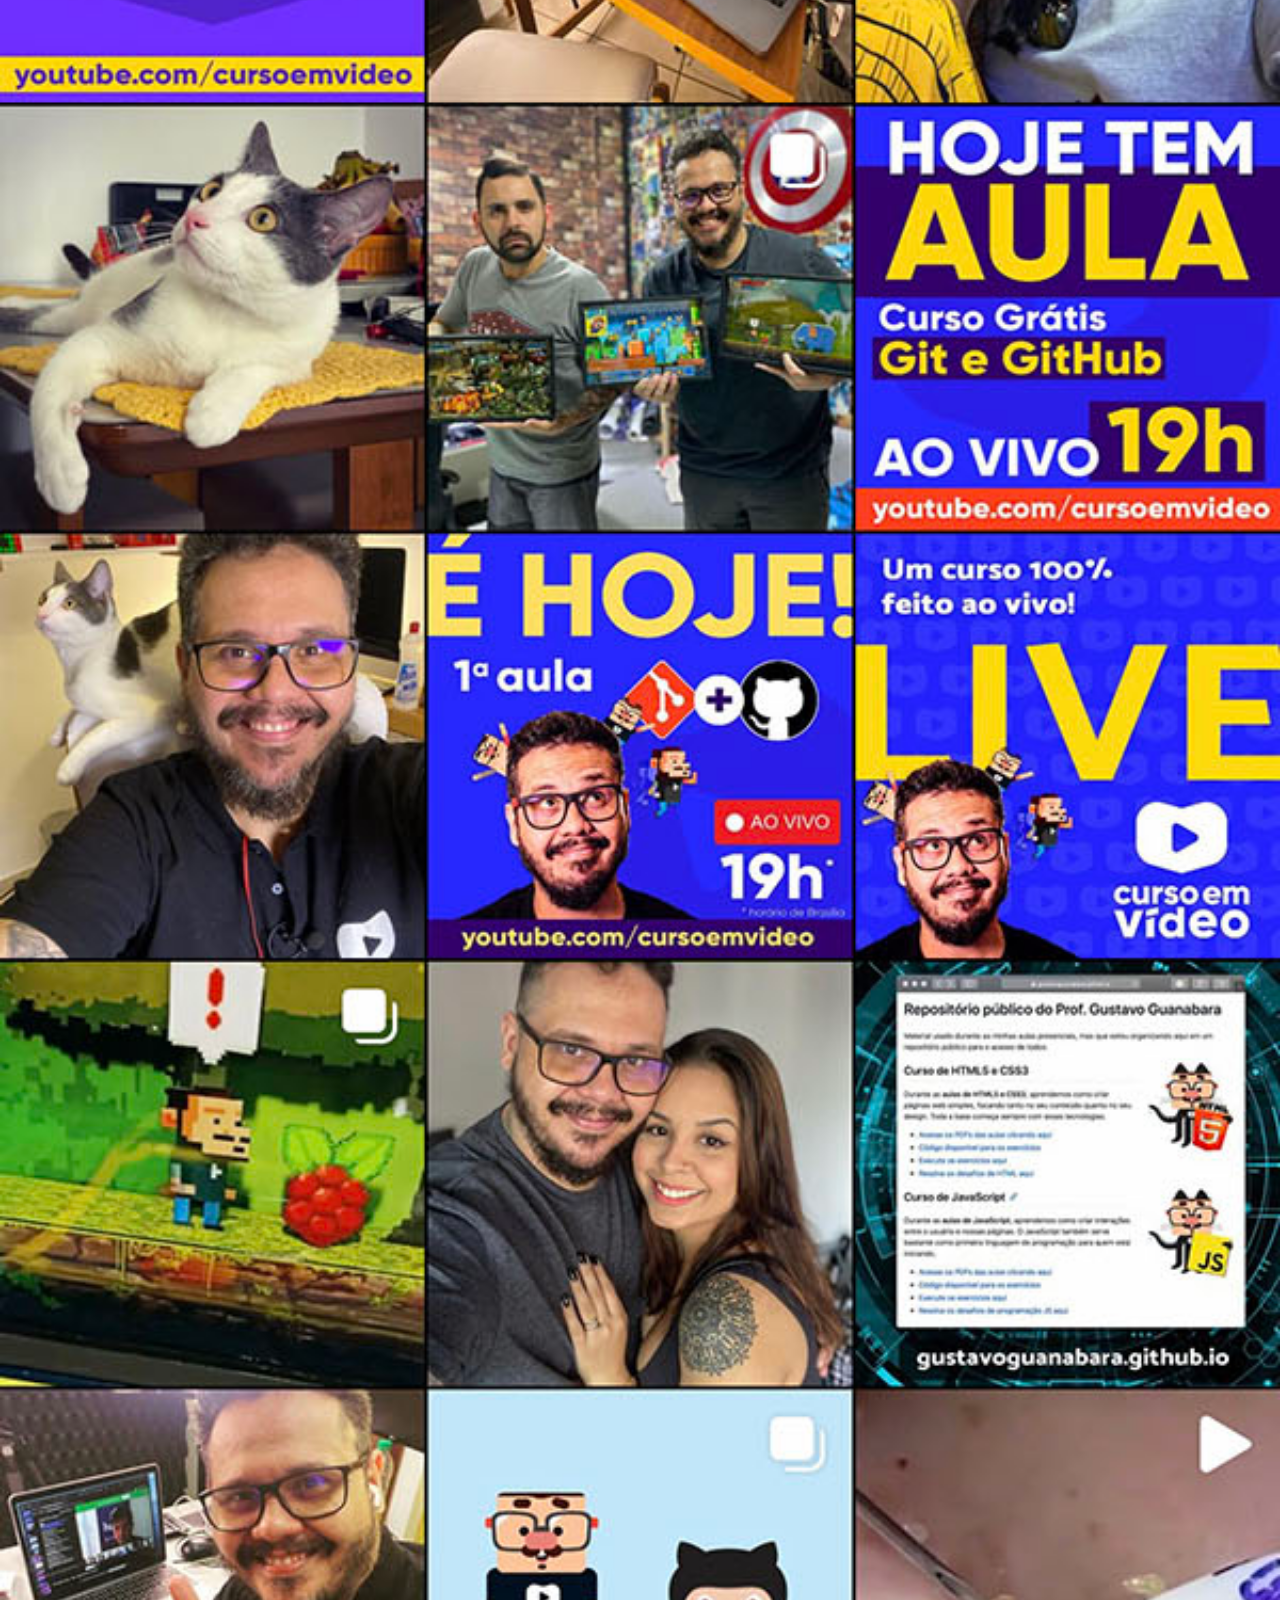
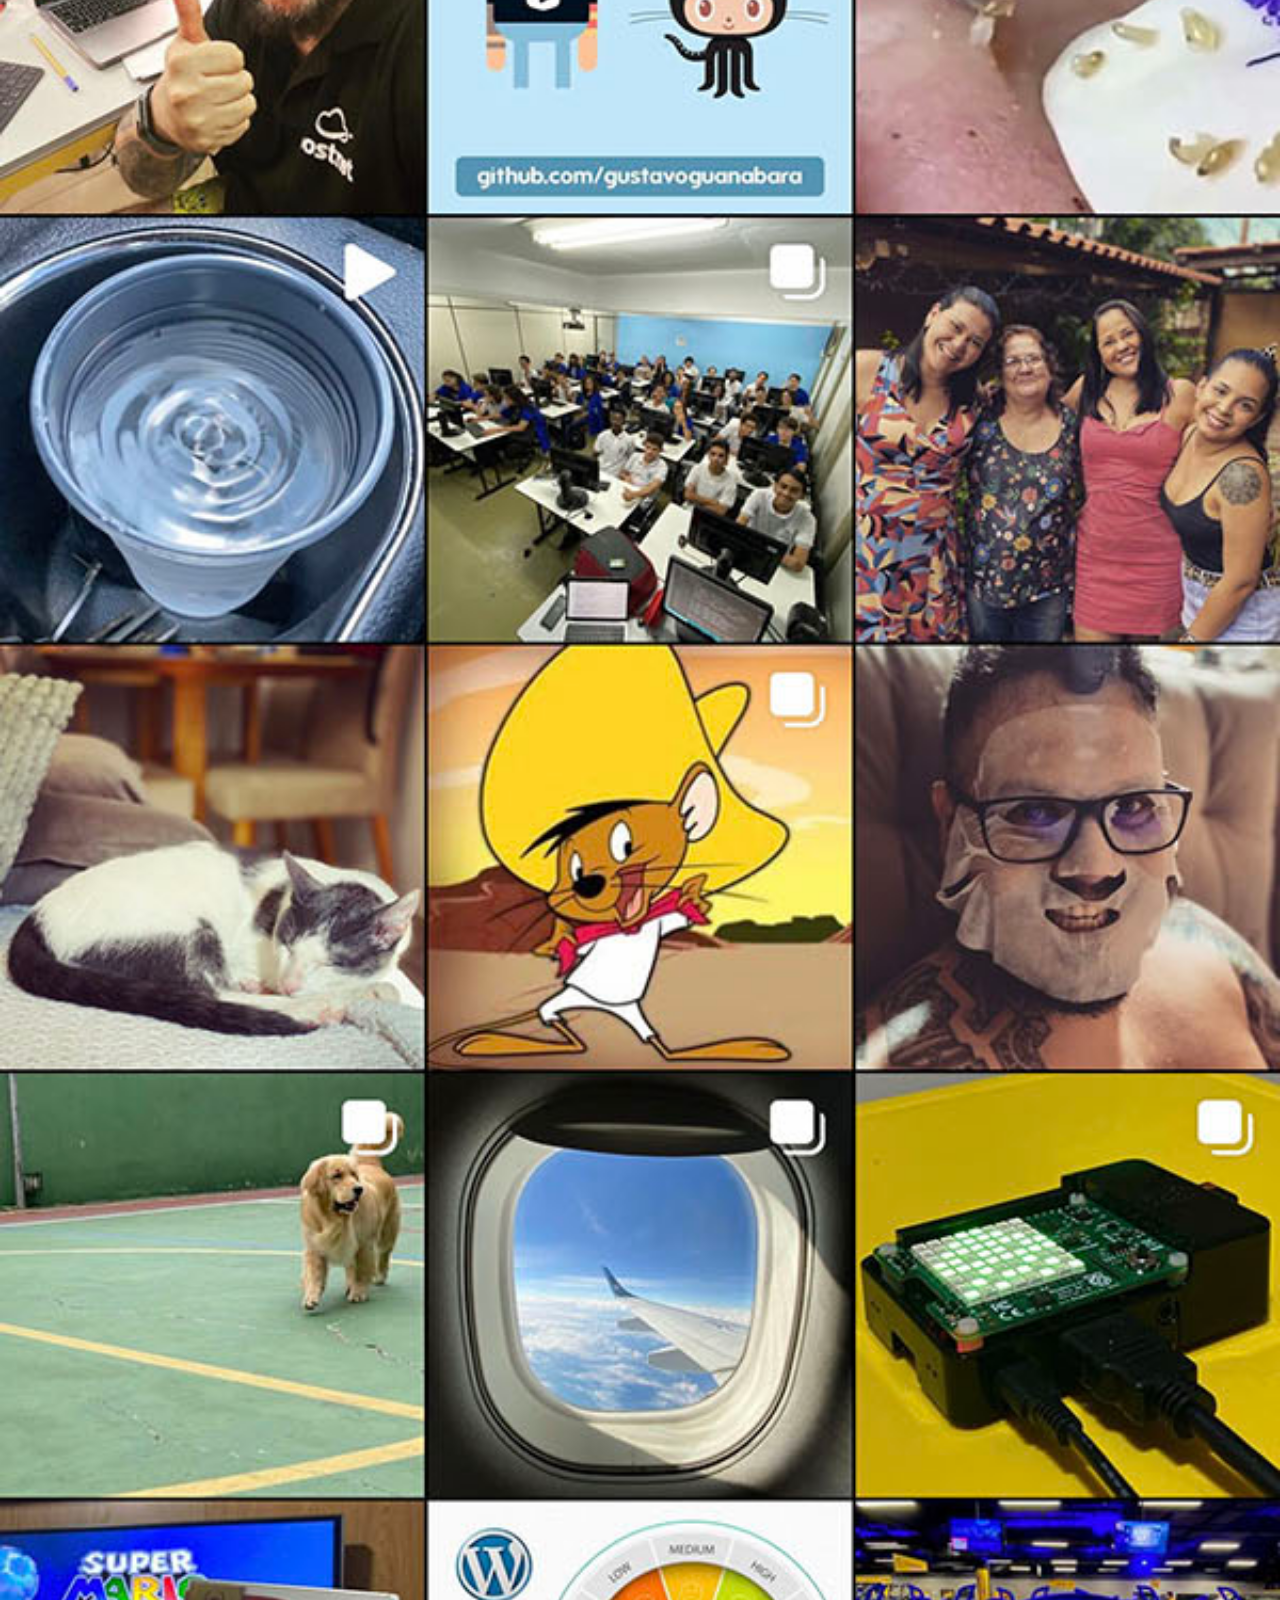
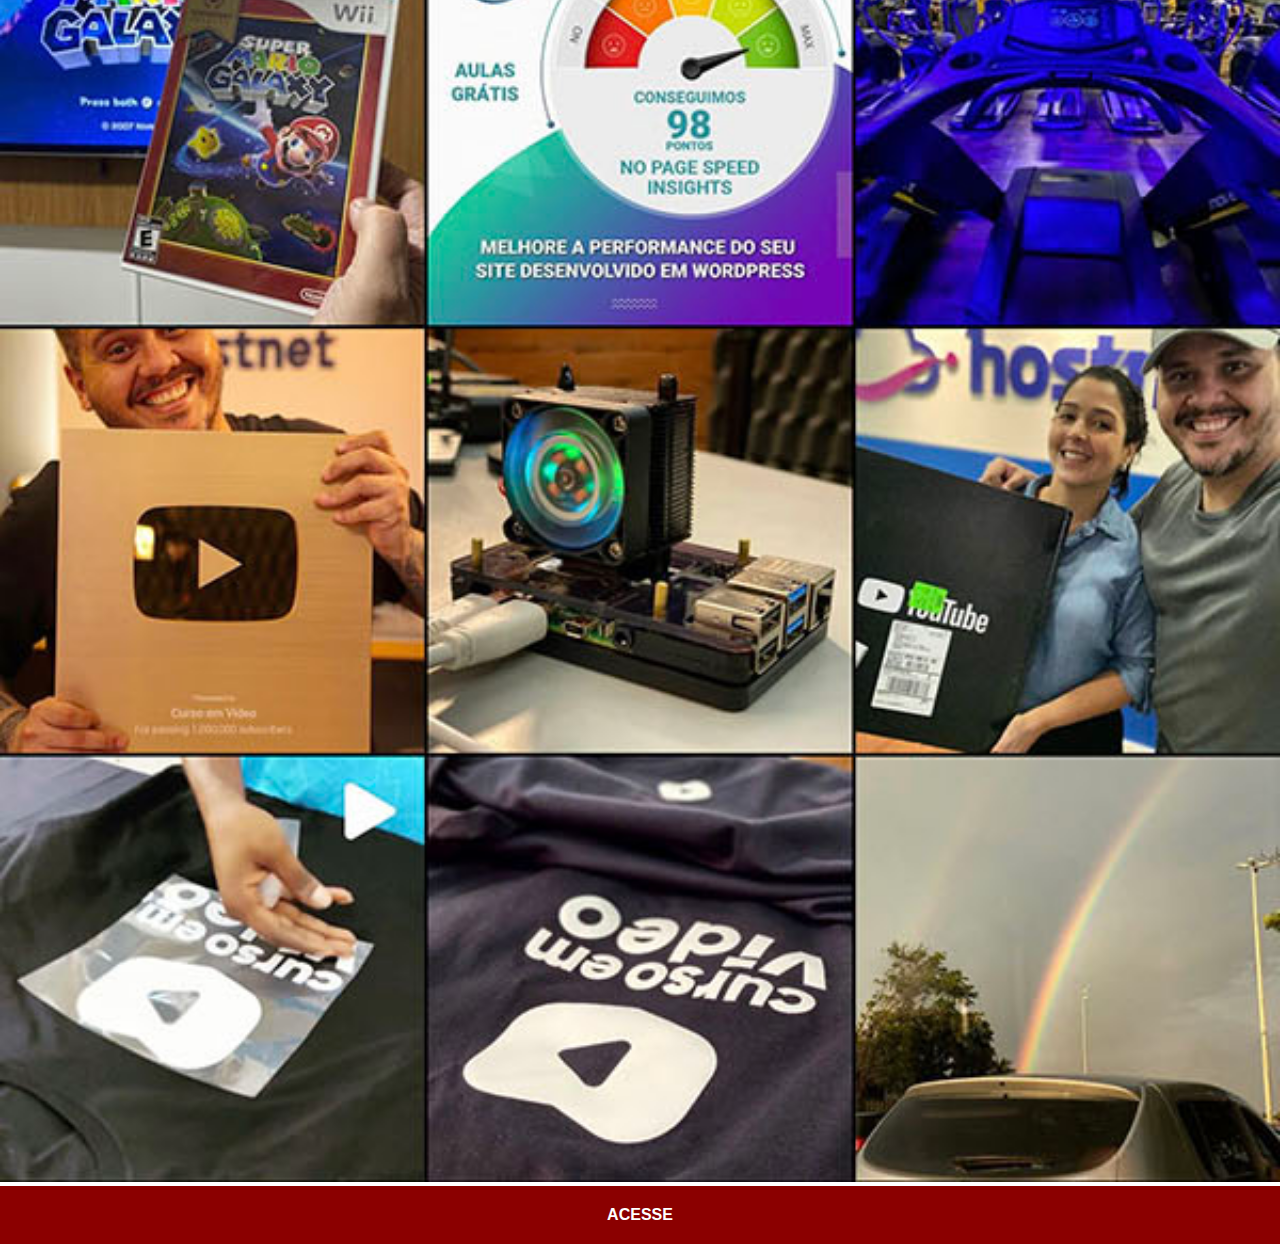
<file: instagram.html>
<!DOCTYPE html>
<html lang="pt-BR">
<head>
    <meta charset="UTF-8">
    <meta name="viewport" content="width=device-width, initial-scale=1.0">
    <link rel="stylesheet" href="styles/social.css">
    <title>Instagram</title>
</head>
<body>
    <img src="images/tela-instagram.jpg" alt="Youtube">
    <a href="#" target="_blank" rel="external">ACESSE</a>
</body>
</html>
</file>
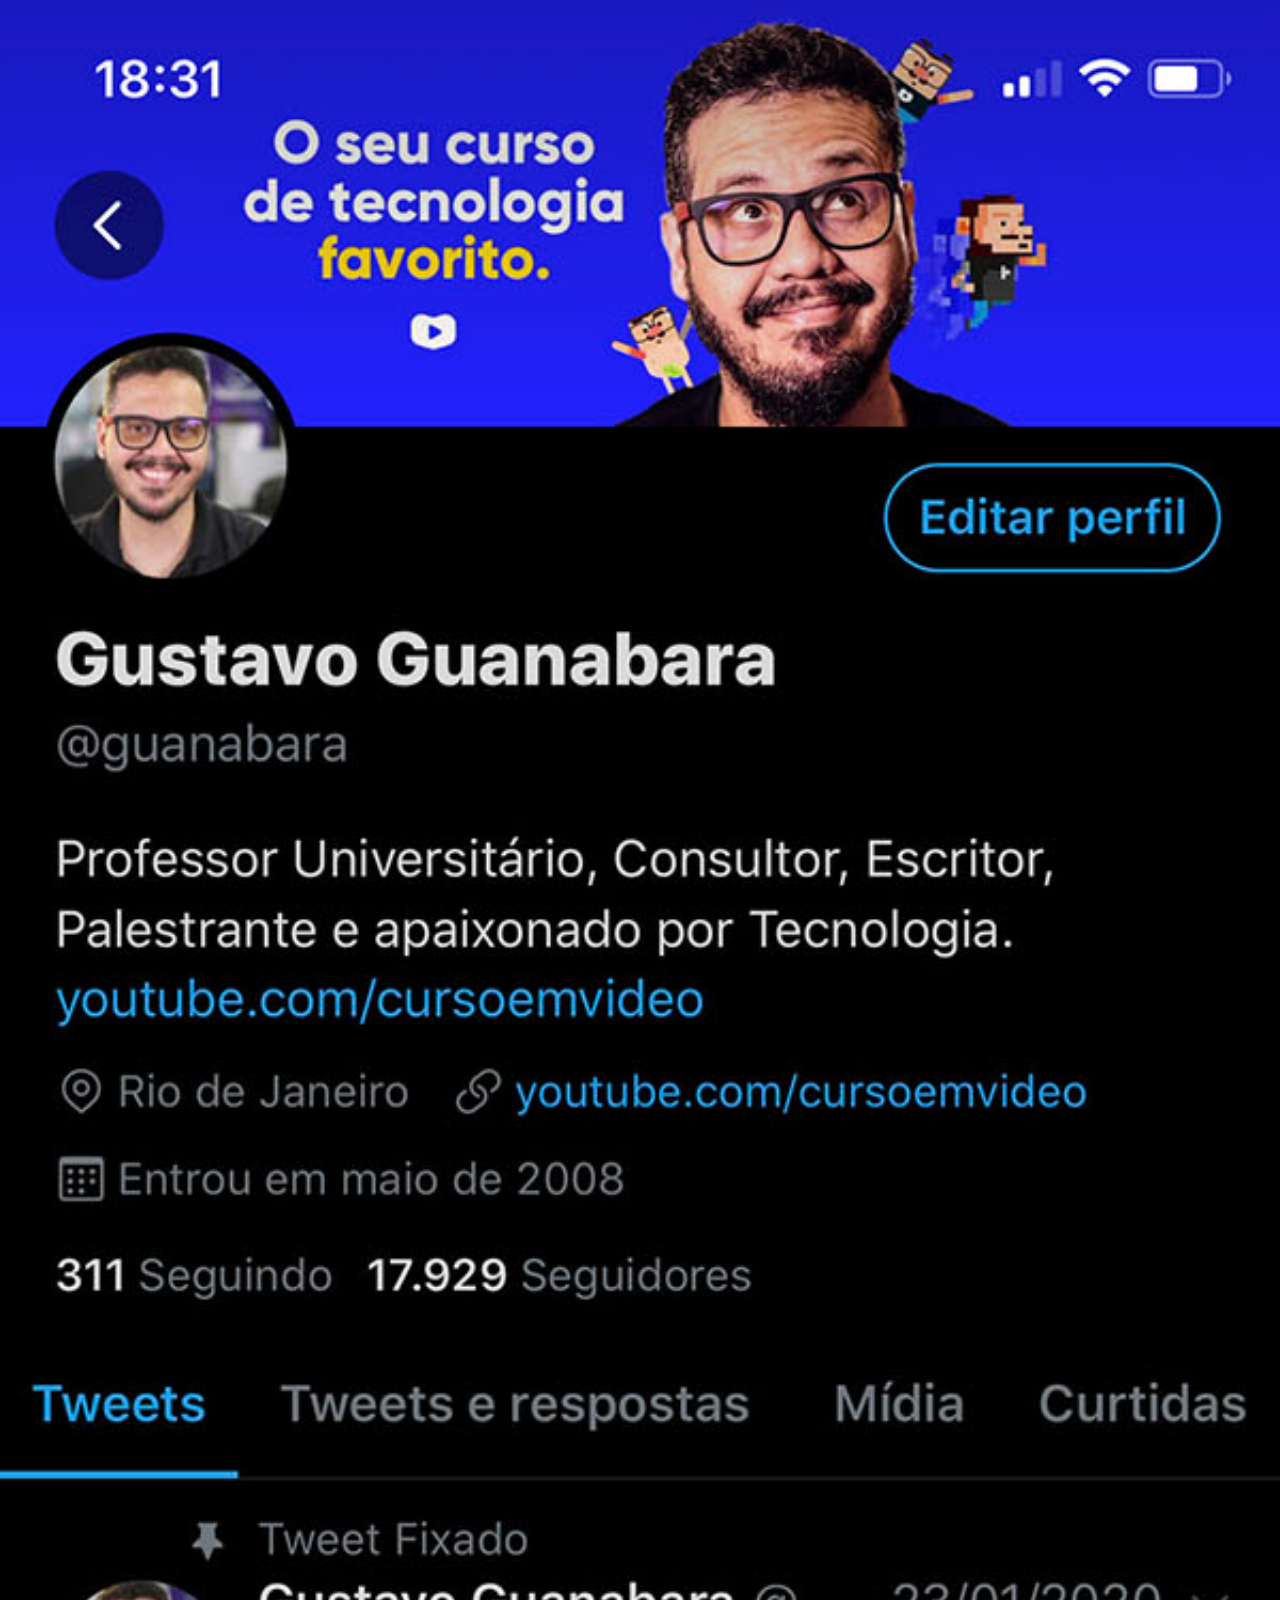
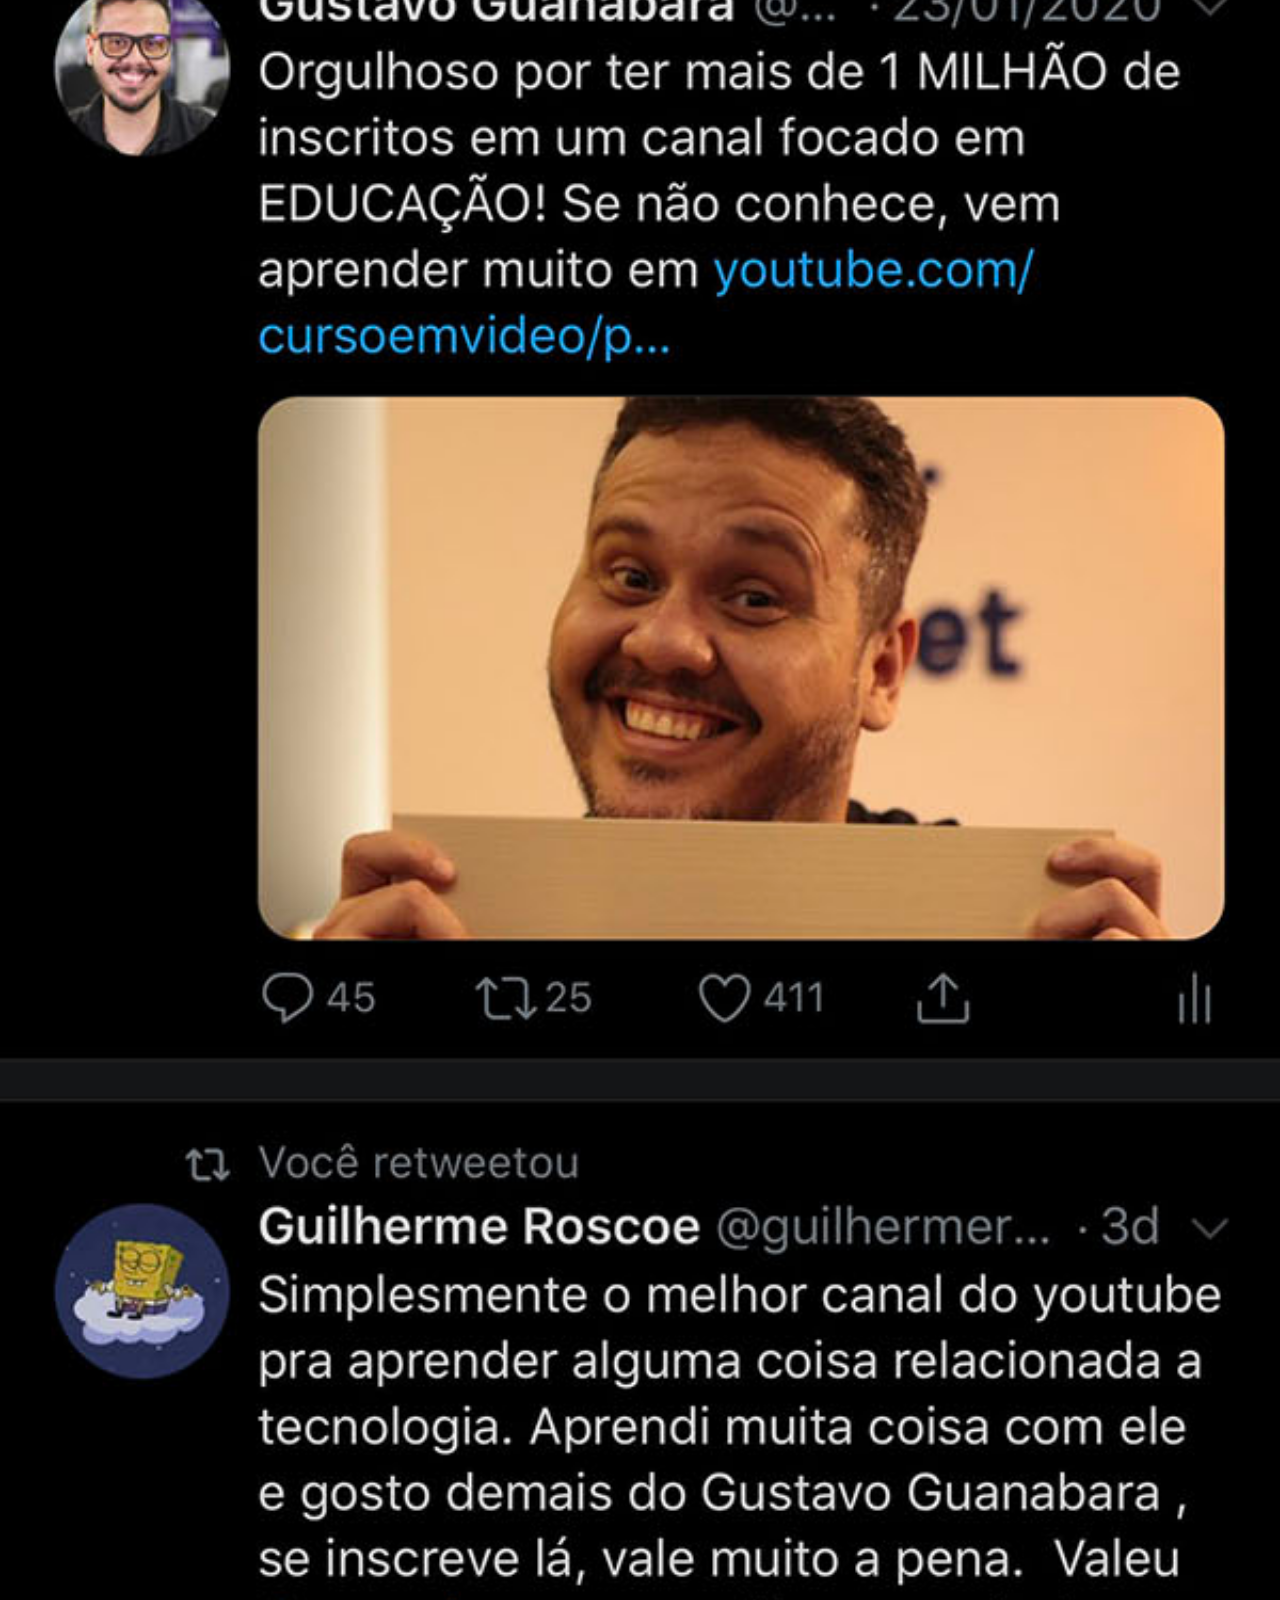
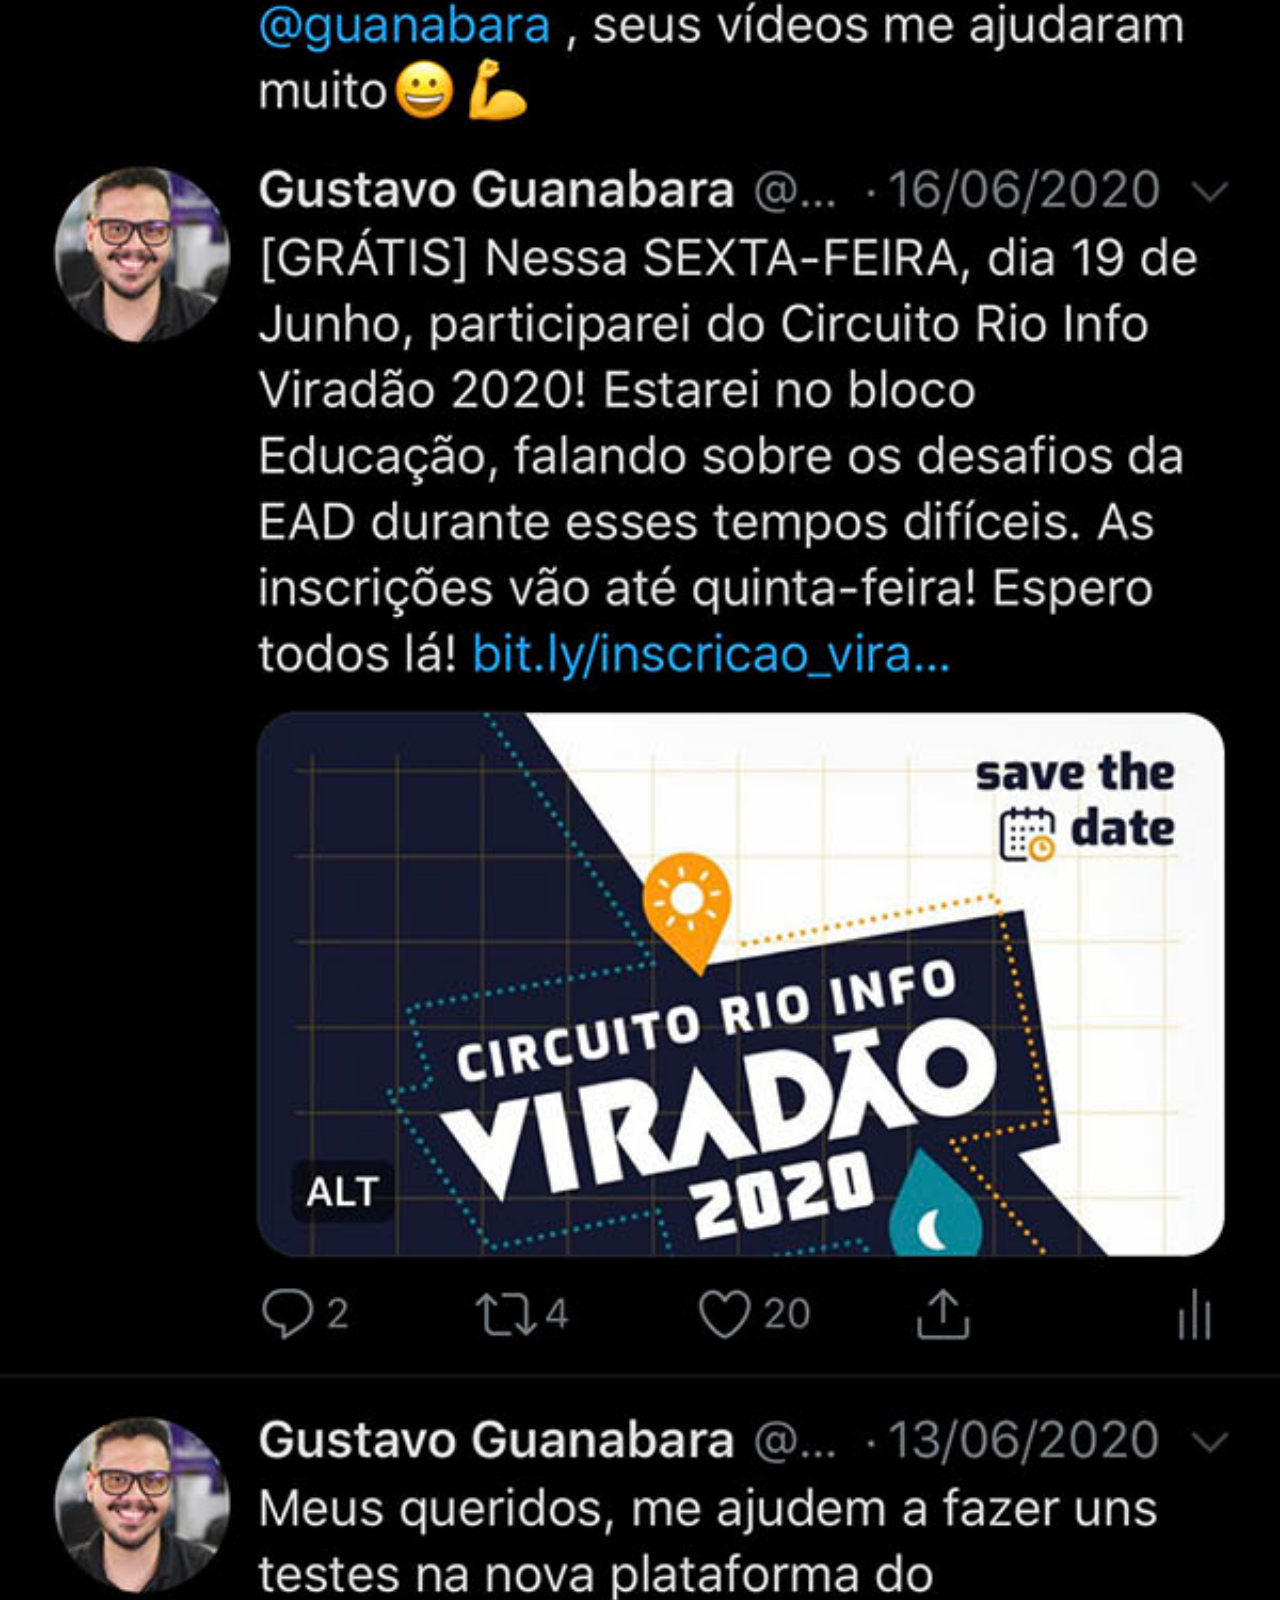
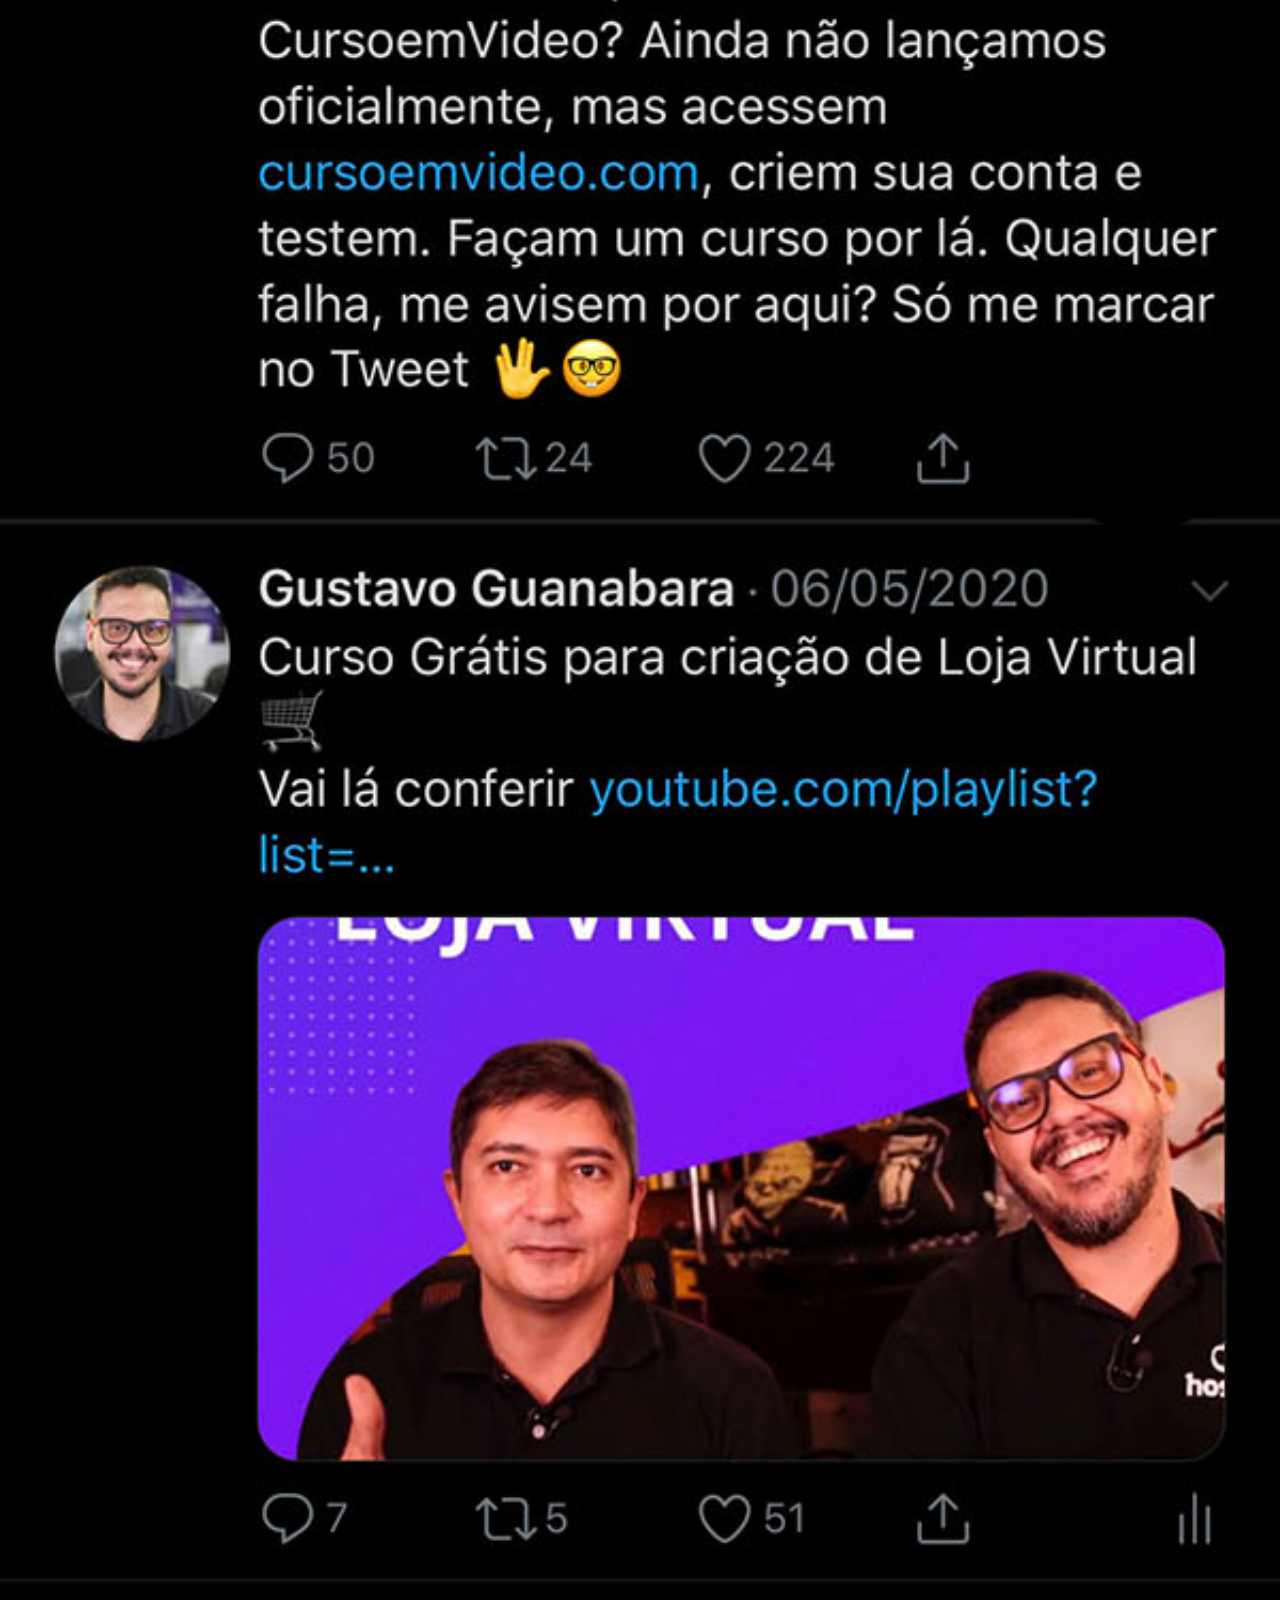
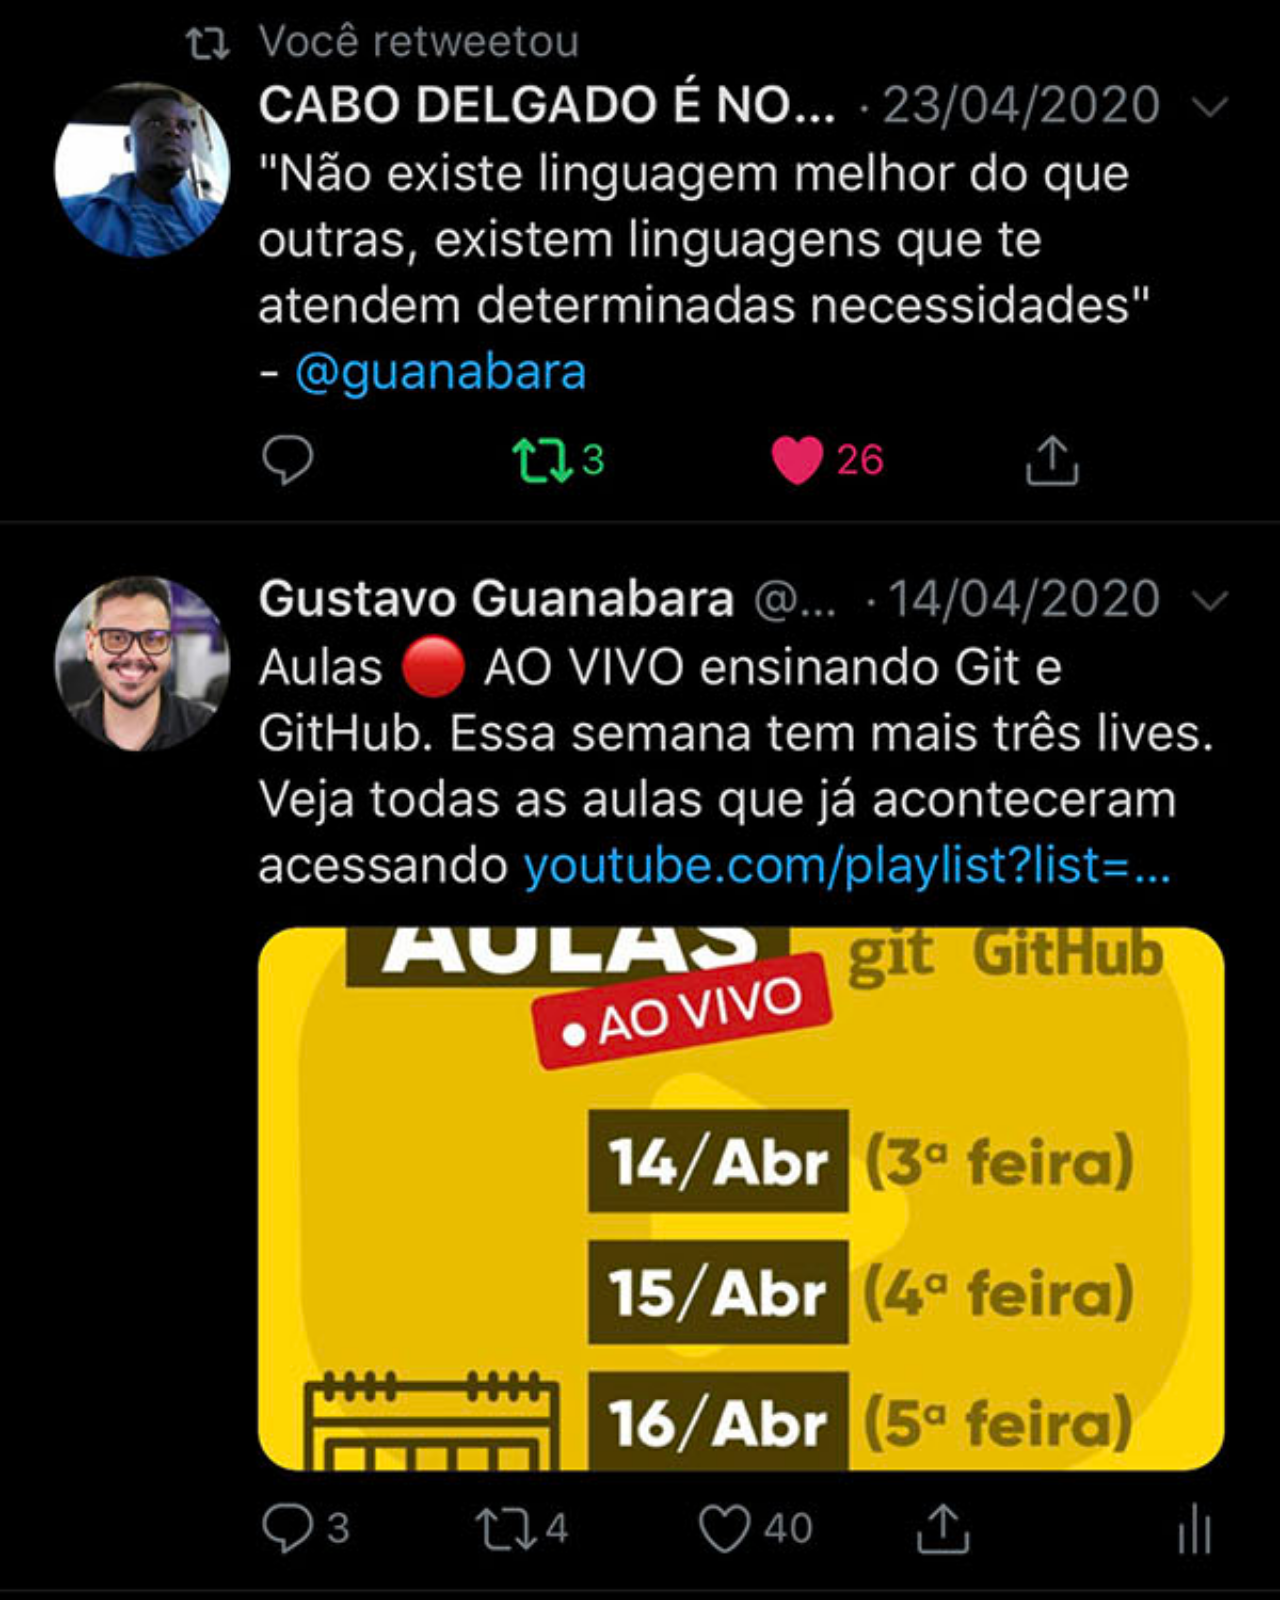
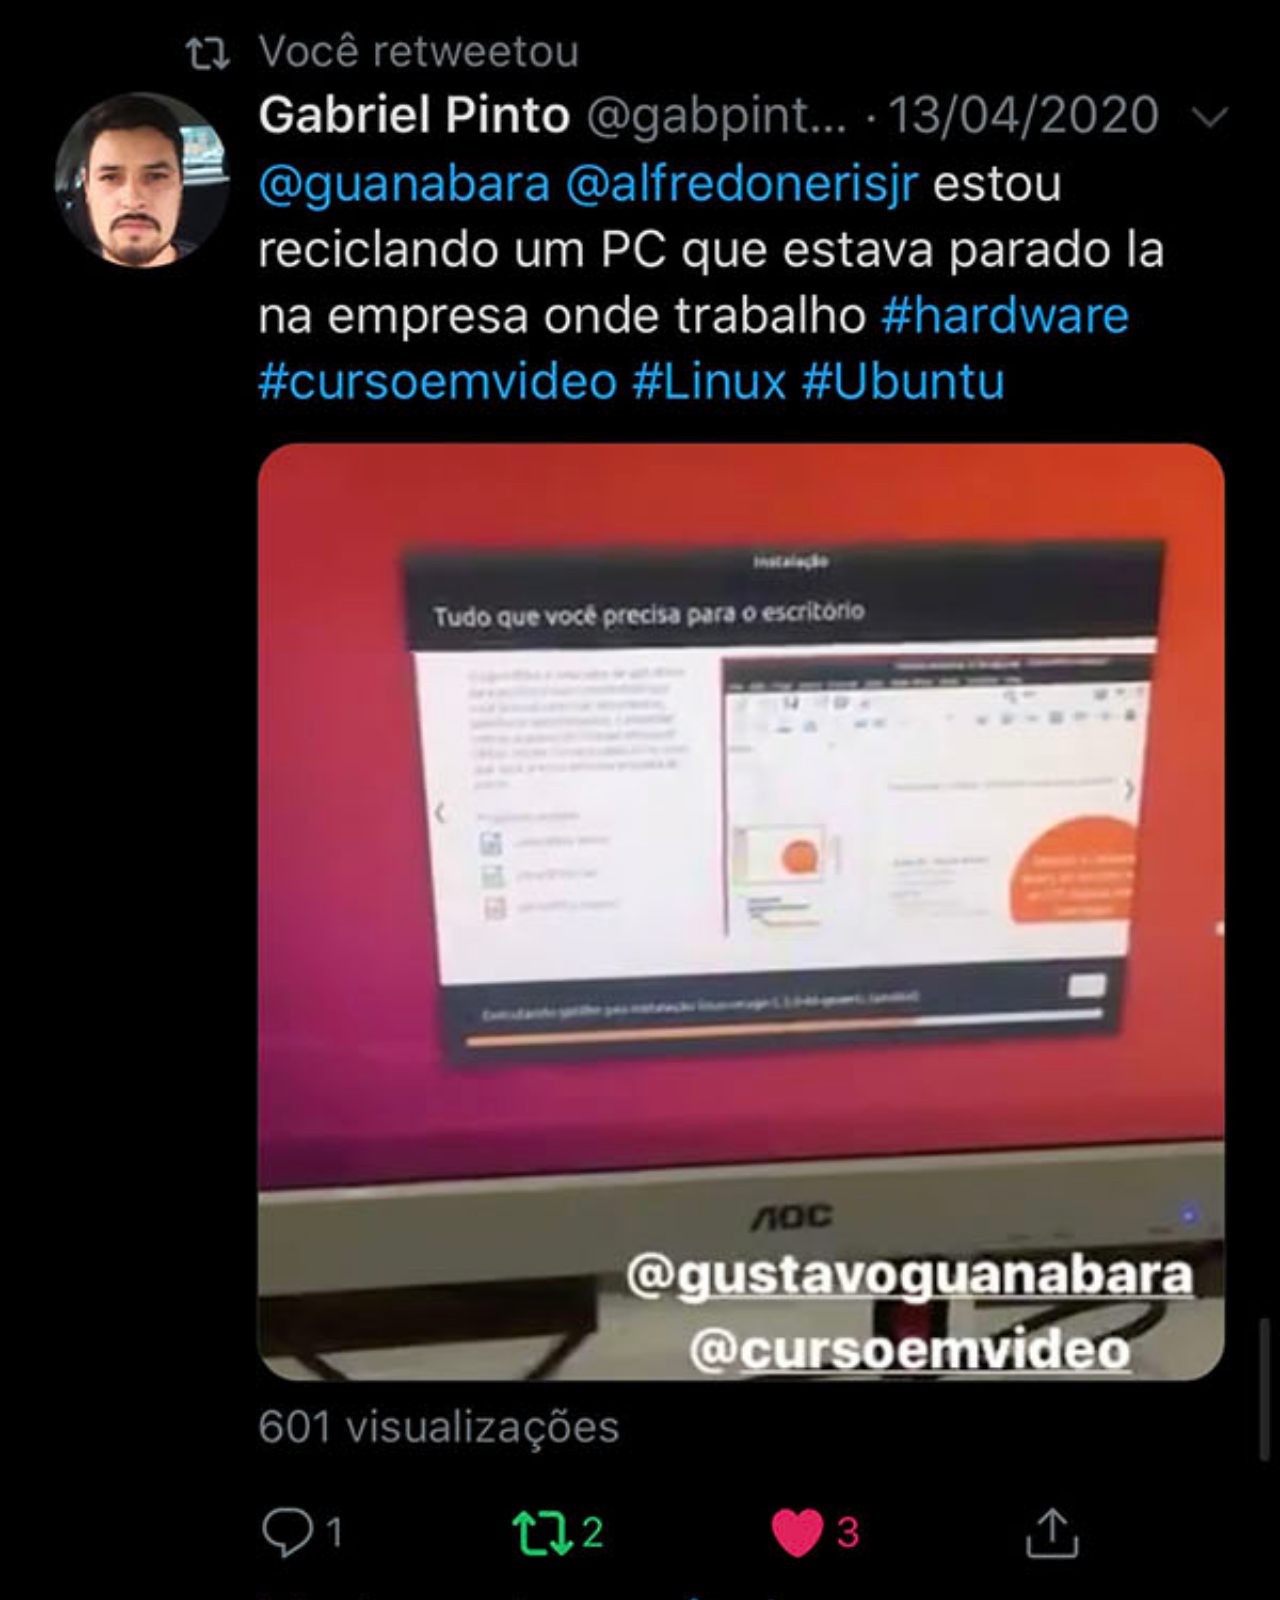
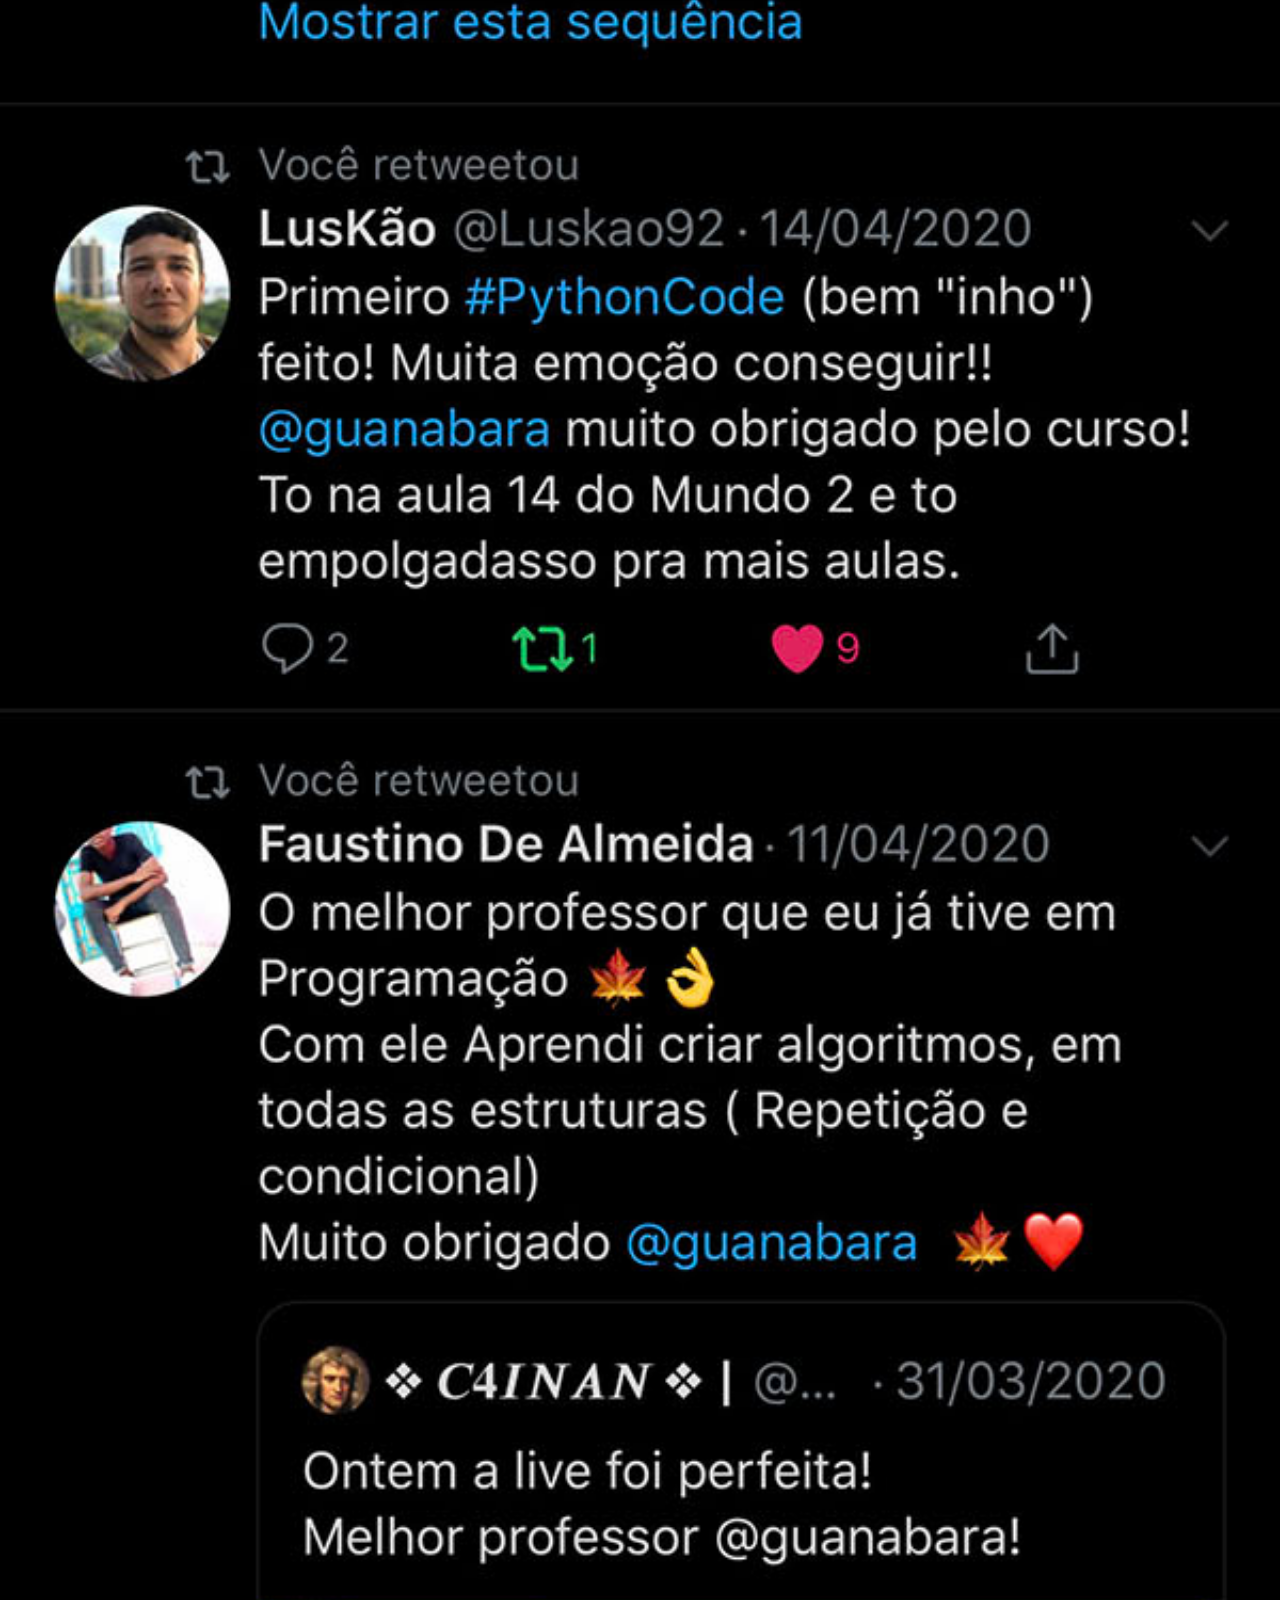
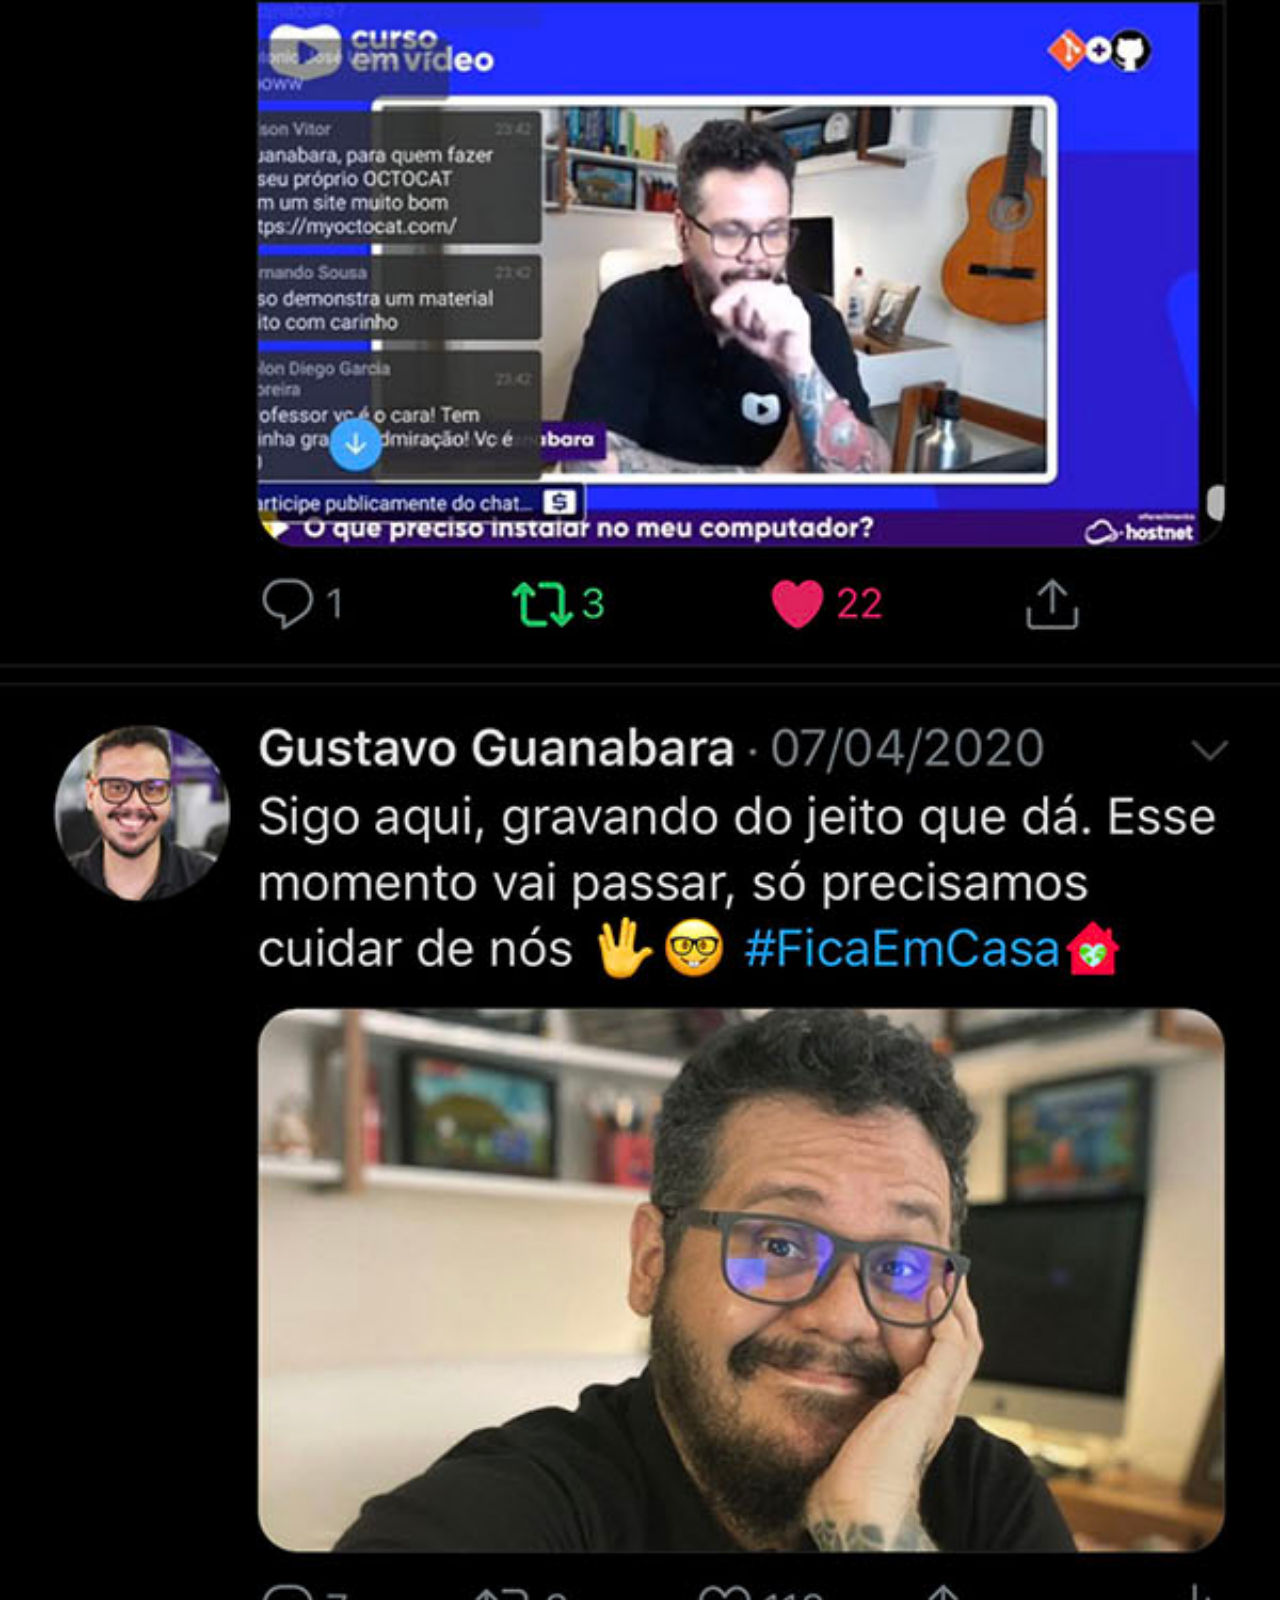
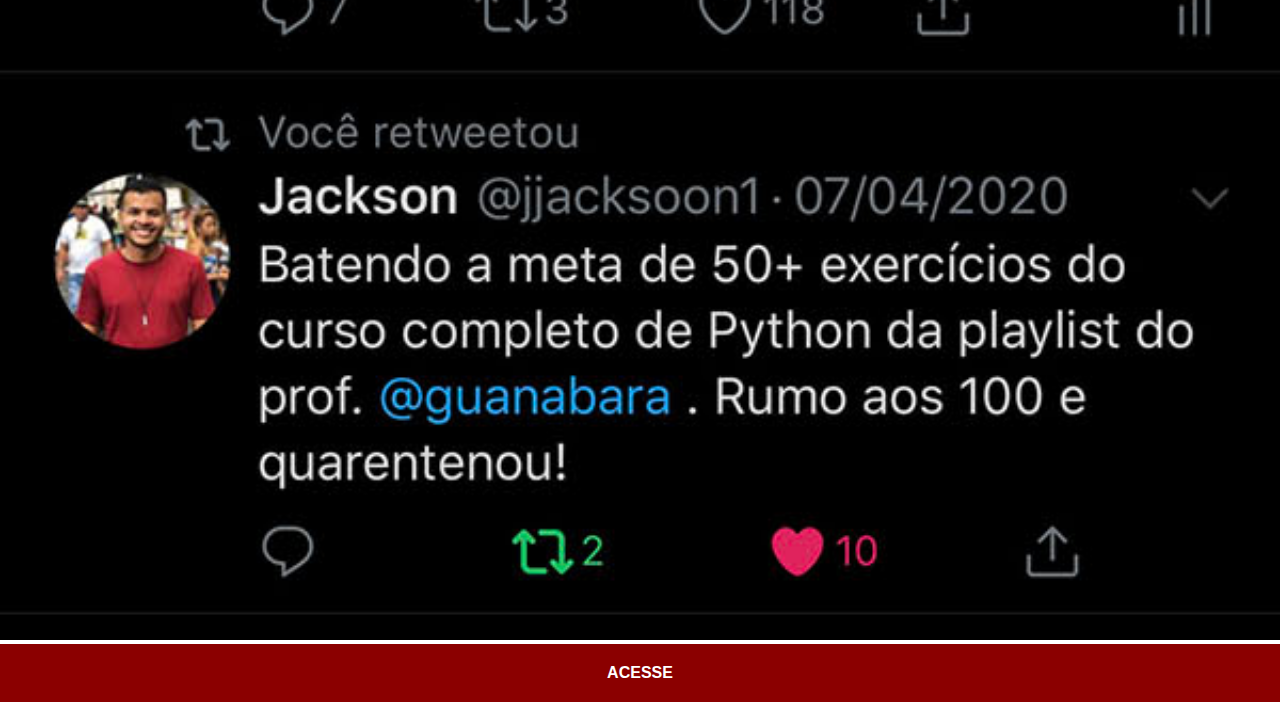
<file: twitter.html>
<!DOCTYPE html>
<html lang="pt-BR">
<head>
    <meta charset="UTF-8">
    <meta name="viewport" content="width=device-width, initial-scale=1.0">
    <link rel="stylesheet" href="styles/social.css">
    <title>Twitter</title>
</head>
<body>
    <img src="images/tela-twitter.jpg" alt="Youtube">
    <a href="#" target="_blank" rel="external">ACESSE</a>
</body>
</html>
</file>
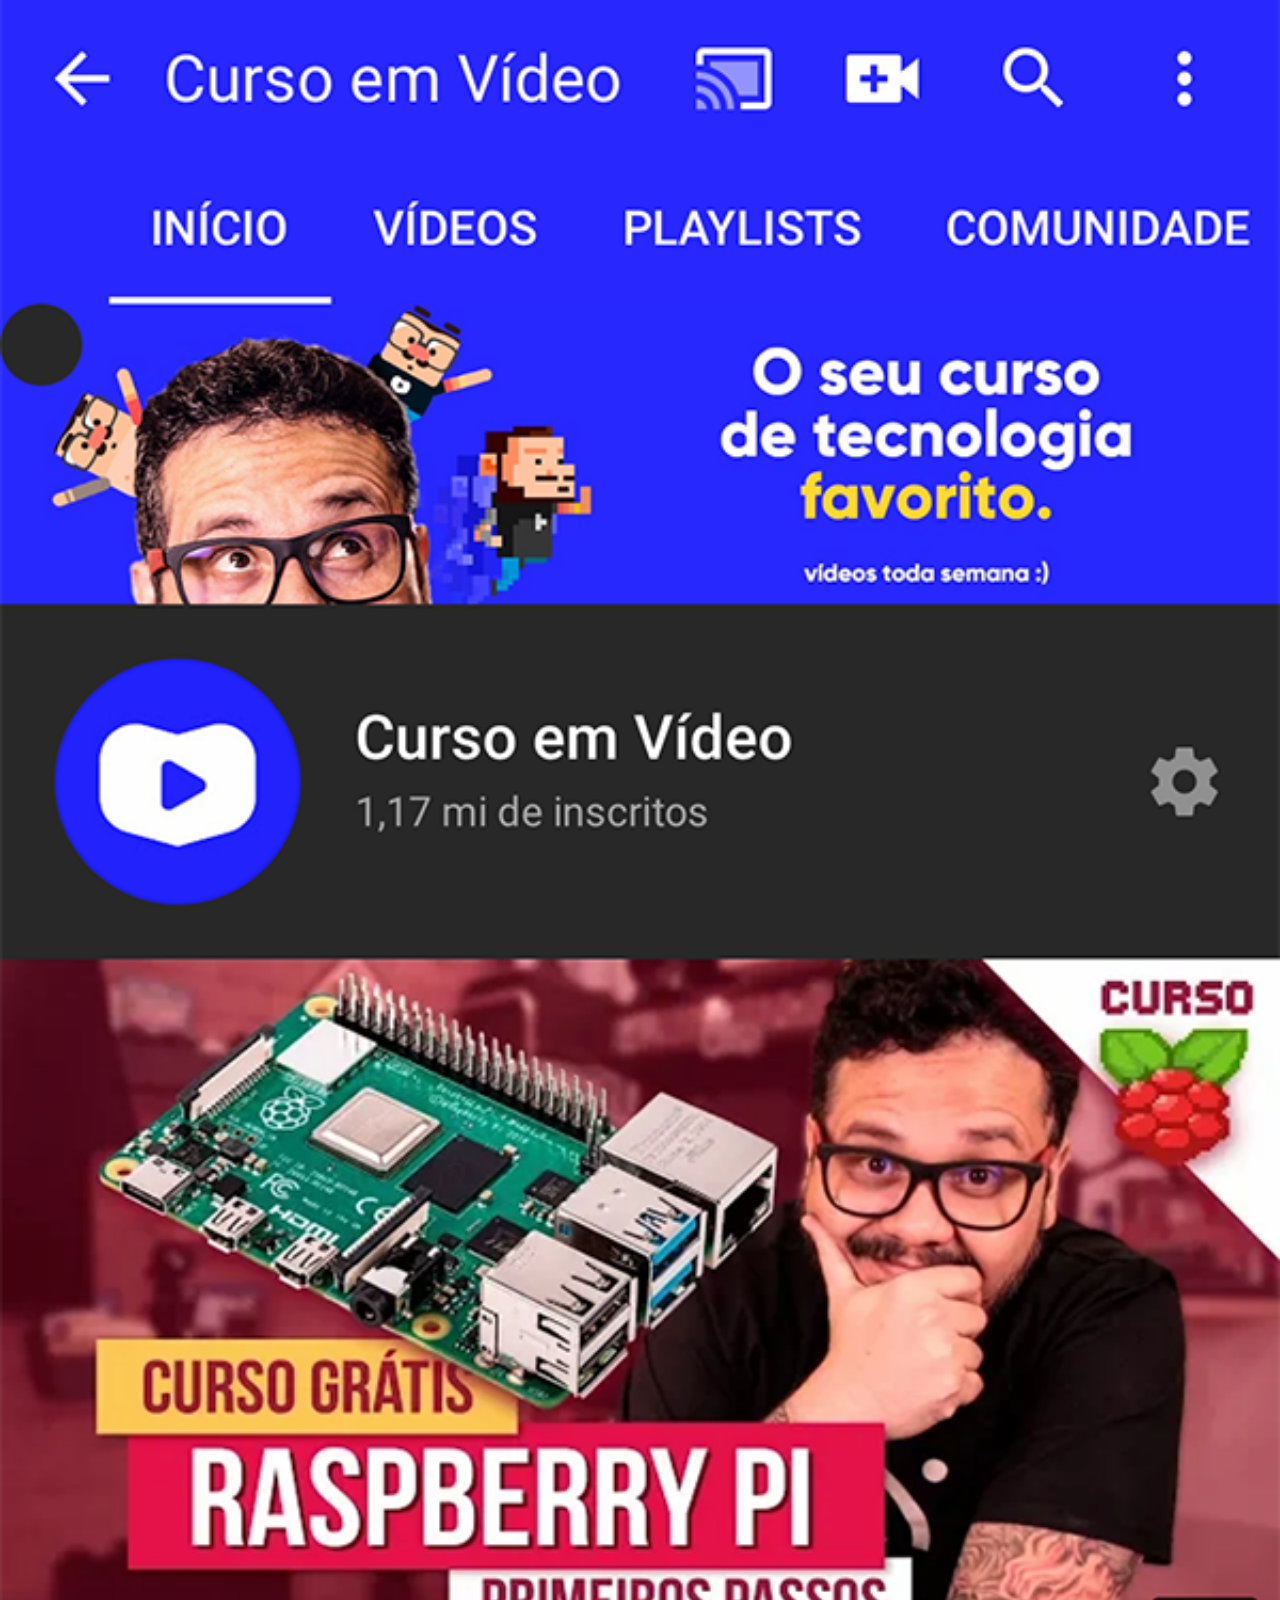
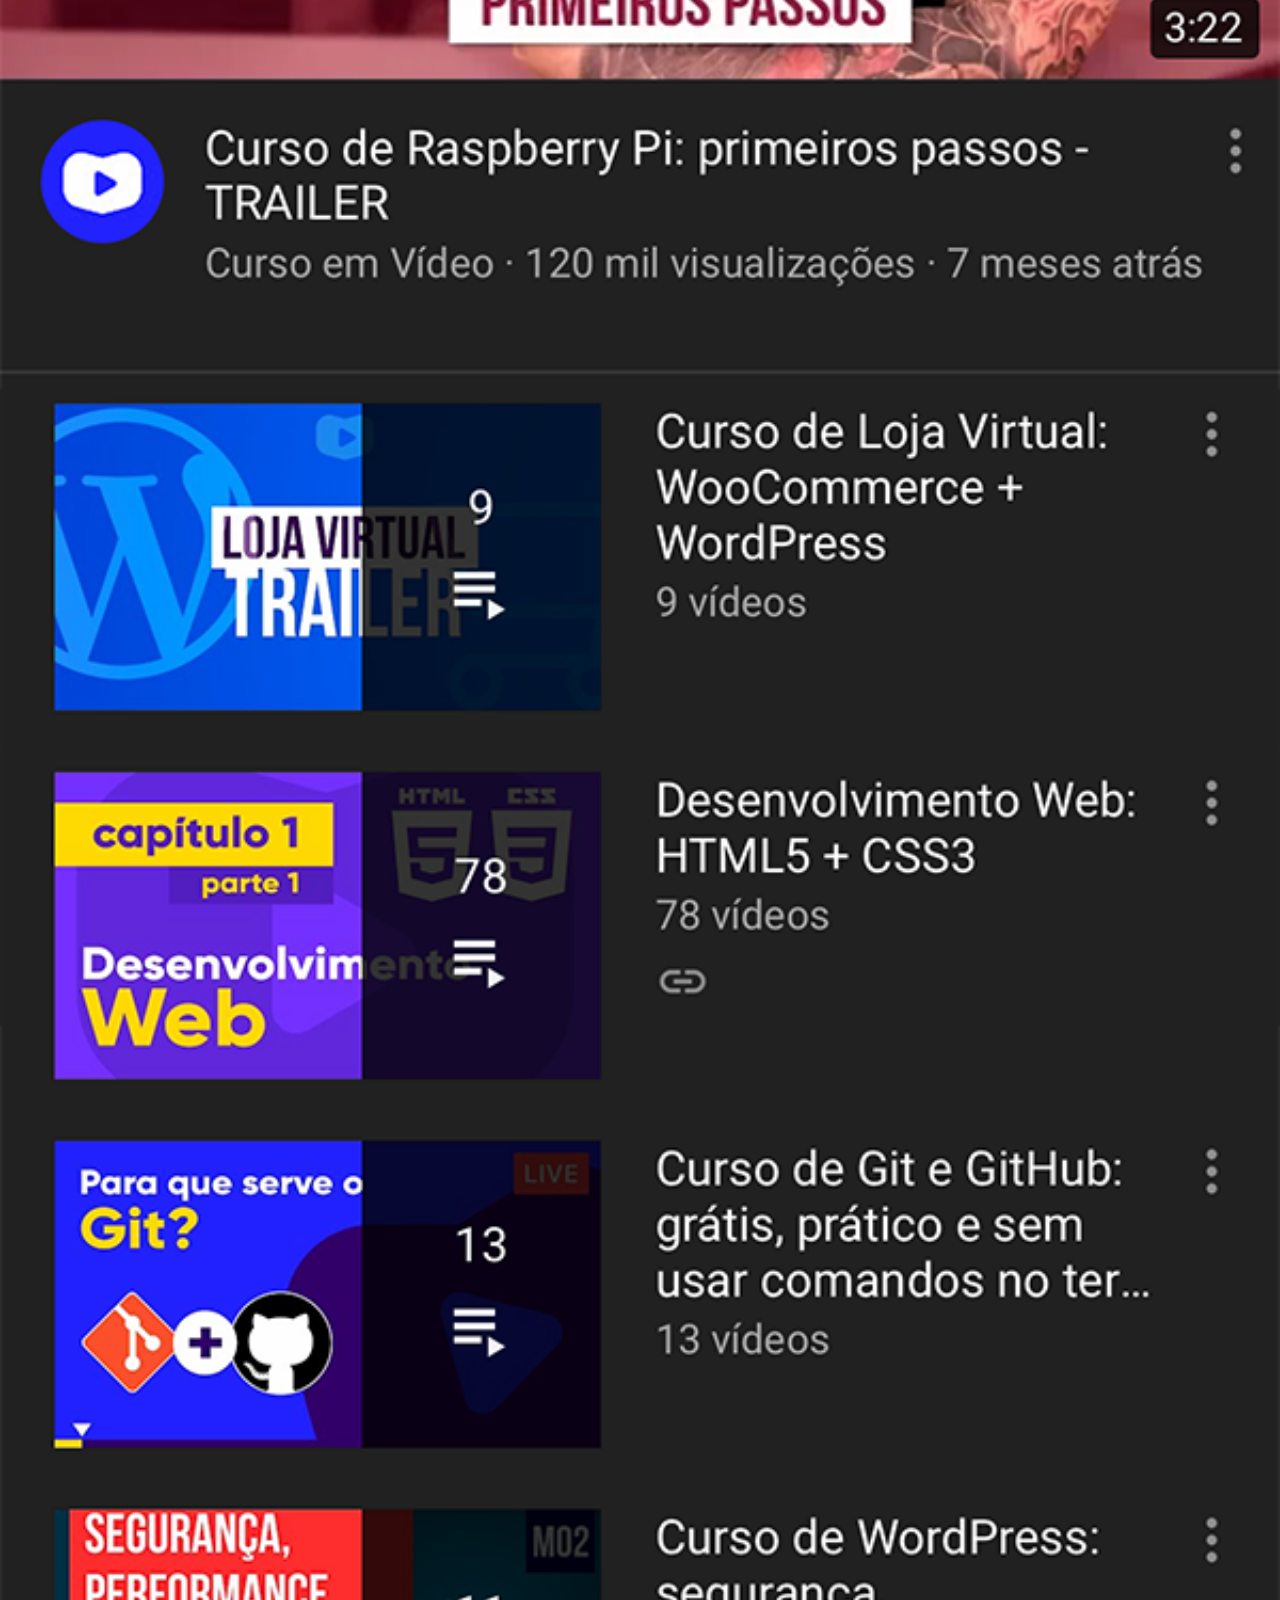
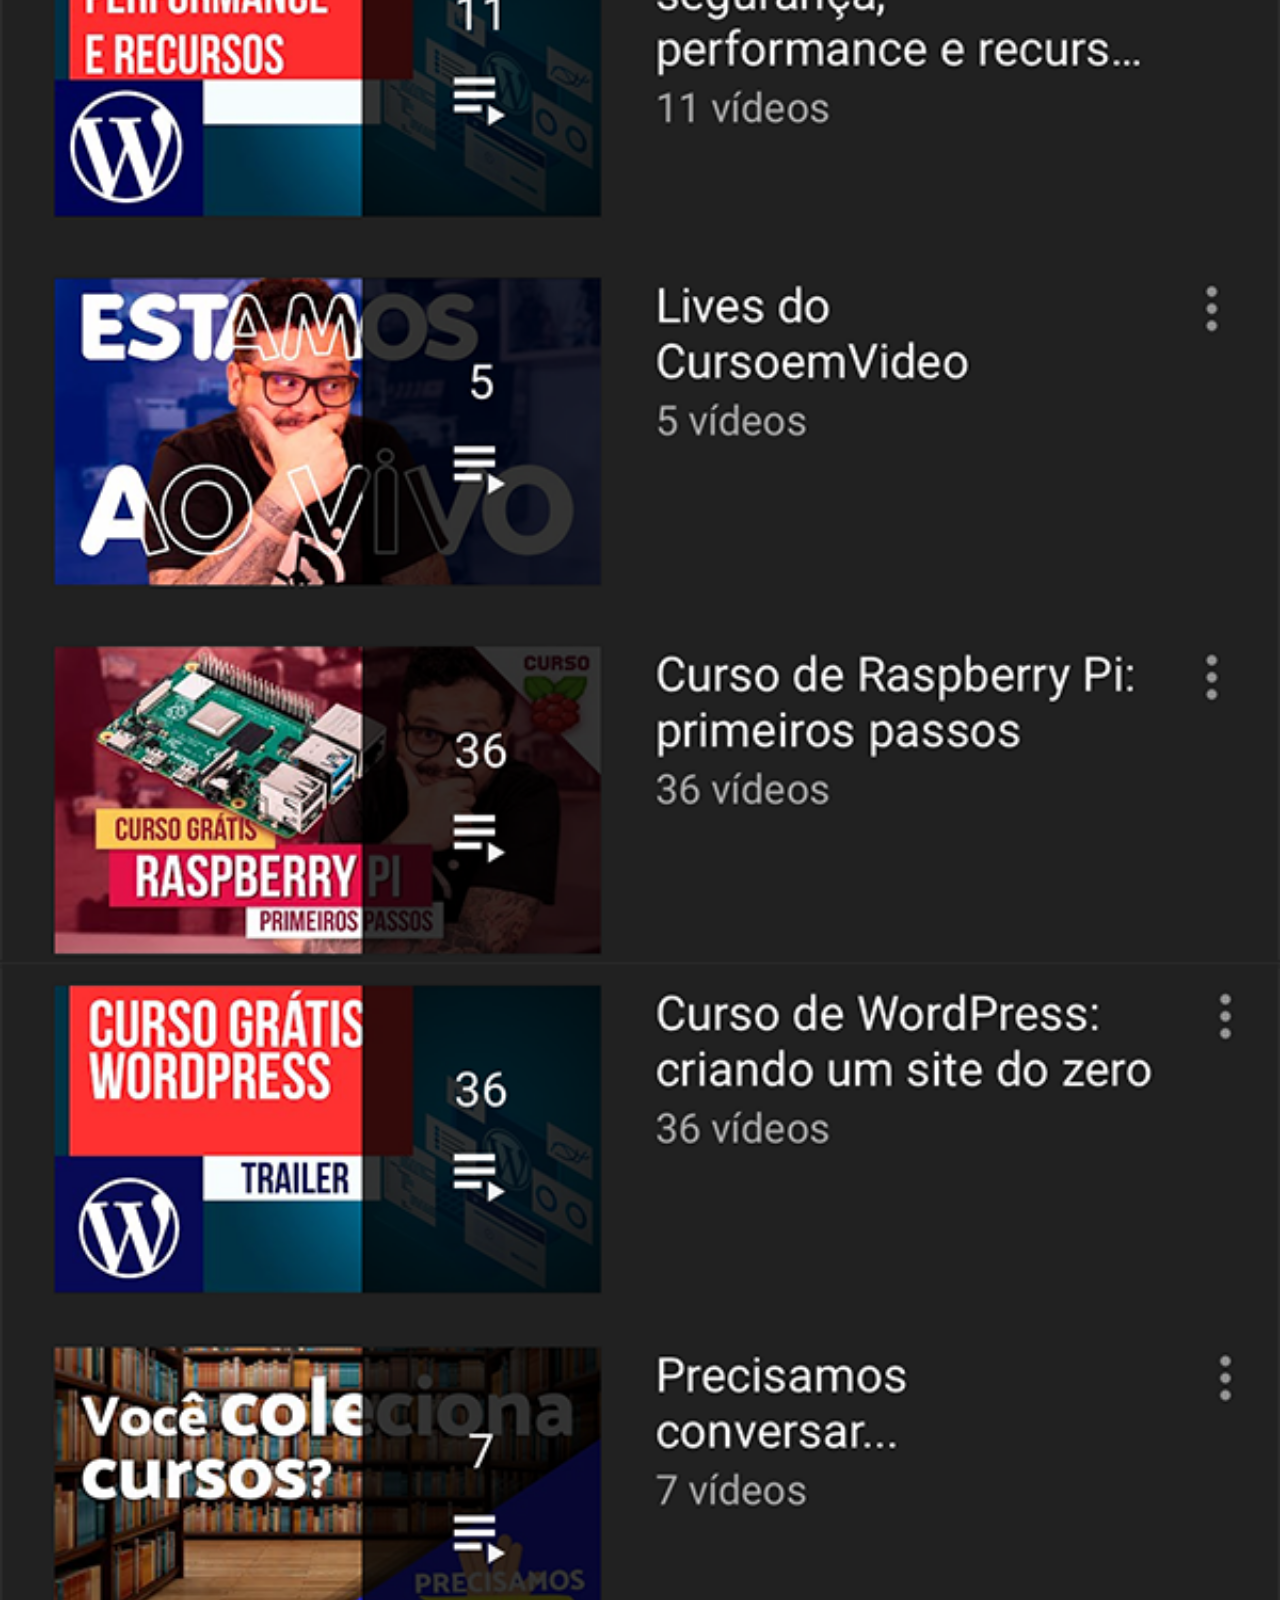
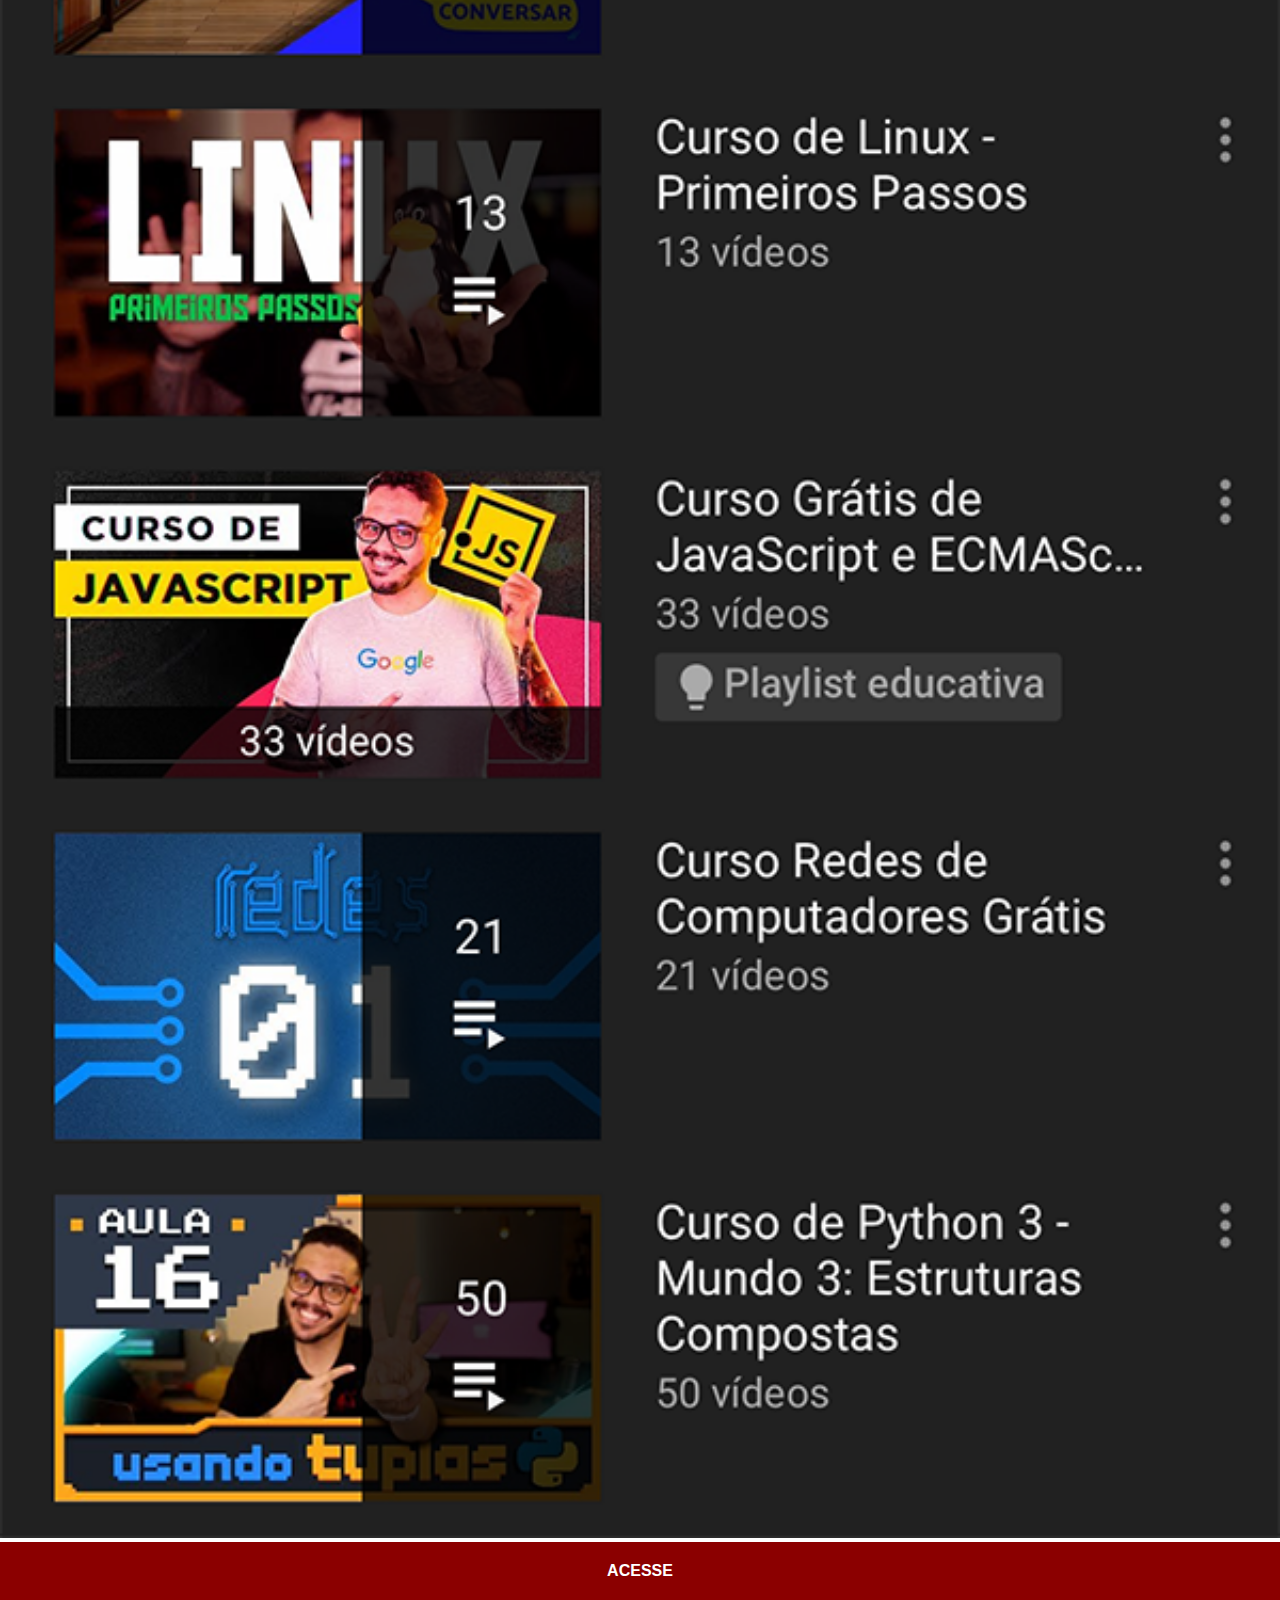
<file: youtube.html>
<!DOCTYPE html>
<html lang="pt-BR">
<head>
    <meta charset="UTF-8">
    <meta name="viewport" content="width=device-width, initial-scale=1.0">
    <link rel="stylesheet" href="styles/social.css">
    <title>Youtube</title>
</head>
<body>
    <img src="images/tela-youtube.png" alt="Youtube">
    <a href="#" target="_blank" rel="external">ACESSE</a>
</body>
</html>
</file>
<file: styles/style.css>
@charset "UTF-8";

*{
    margin: 0px;
    padding: 0px;
    font-family: Arial, Helvetica, sans-serif;
}

html, body{
    width: 100vw;
    height: 100vh;
    background-color: black;
}

main{
    height: 100vh;
    background: url(../images/fundo-madeira.jpg) no-repeat center center;
    background-size: cover;
    background-attachment: fixed;
    position: relative; 
}

section#cellphone{
    background-image: url(../images/frame-iphone.png);
    background-repeat: no-repeat;

    position: absolute;

    top: 50%;
    left: 50%;
    transform: translate(-50%, -50%);
    width: 311px;
    height: 617px;
}

iframe#screen{
    position: relative;
    top: 80px;
    left: 22px;
    width: 268px;
    height: 471px;
}

section#icons{
    text-align: right;
}

section#icons img{
    width: 50px;
    margin: 10px;
    border-radius: 50%;
    box-sizing: border-box;
    box-shadow: 2px 2px 5px rgba(0, 0, 0, 0.4);
}

section#icons img:hover{
    border: 1px solid rgb(255, 255, 255);
    transform: translate(-2px, -2px);
    box-shadow: 5px 5px 10px rgba(0, 0, 0, 0.4);
    transition: transform 0.5s /*,border 1s*/;
}
</file>
<file: styles/social.css>
*{
    margin: 0px;
    padding: 0px;
    font-family: Arial, Helvetica, sans-serif;
}

::-webkit-scrollbar{
    width: 0px;
    height: 0px;
}

img{
    width: 100vw;
}

a{
    display: block;
    background-color: rgb(139, 0, 0);
    color: white;
    padding: 20px;
    text-align: center;
    font-weight: bolder;
    text-decoration: none;
}
</file>
